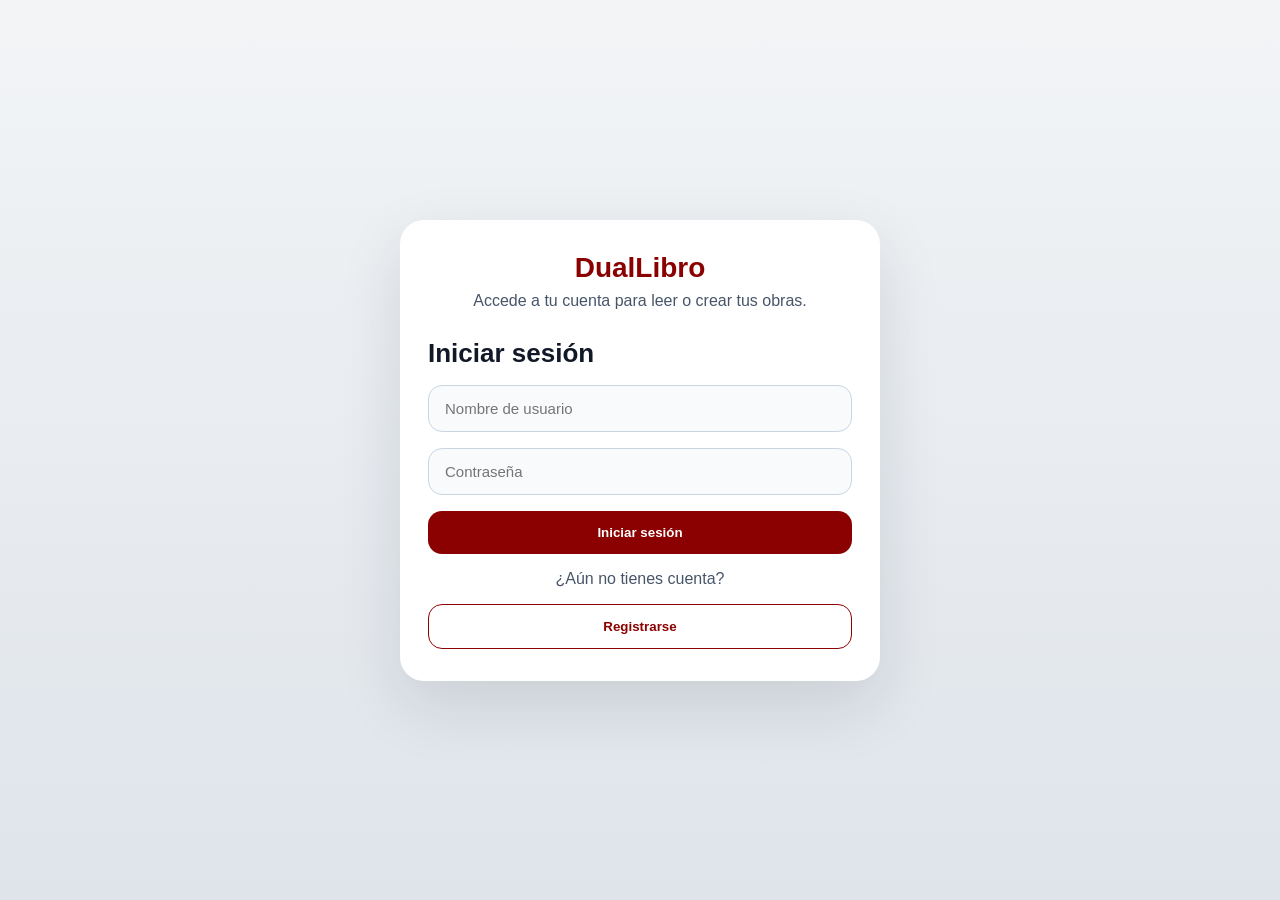
<file: index.html>
<!DOCTYPE html>
<html lang="es">
<head>
    <meta charset="UTF-8">
    <meta name="viewport" content="width=device-width, initial-scale=1.0">
    <title>DualLibro - Redirigiendo...</title>
    <script>
        // Redirigir automáticamente a InicioSesion.html
        window.location.href = 'InicioSesion.html';
    </script>
</head>
<body>
    <p>Redirigiendo a DualLibro...</p>
</body>
</html>
</file>
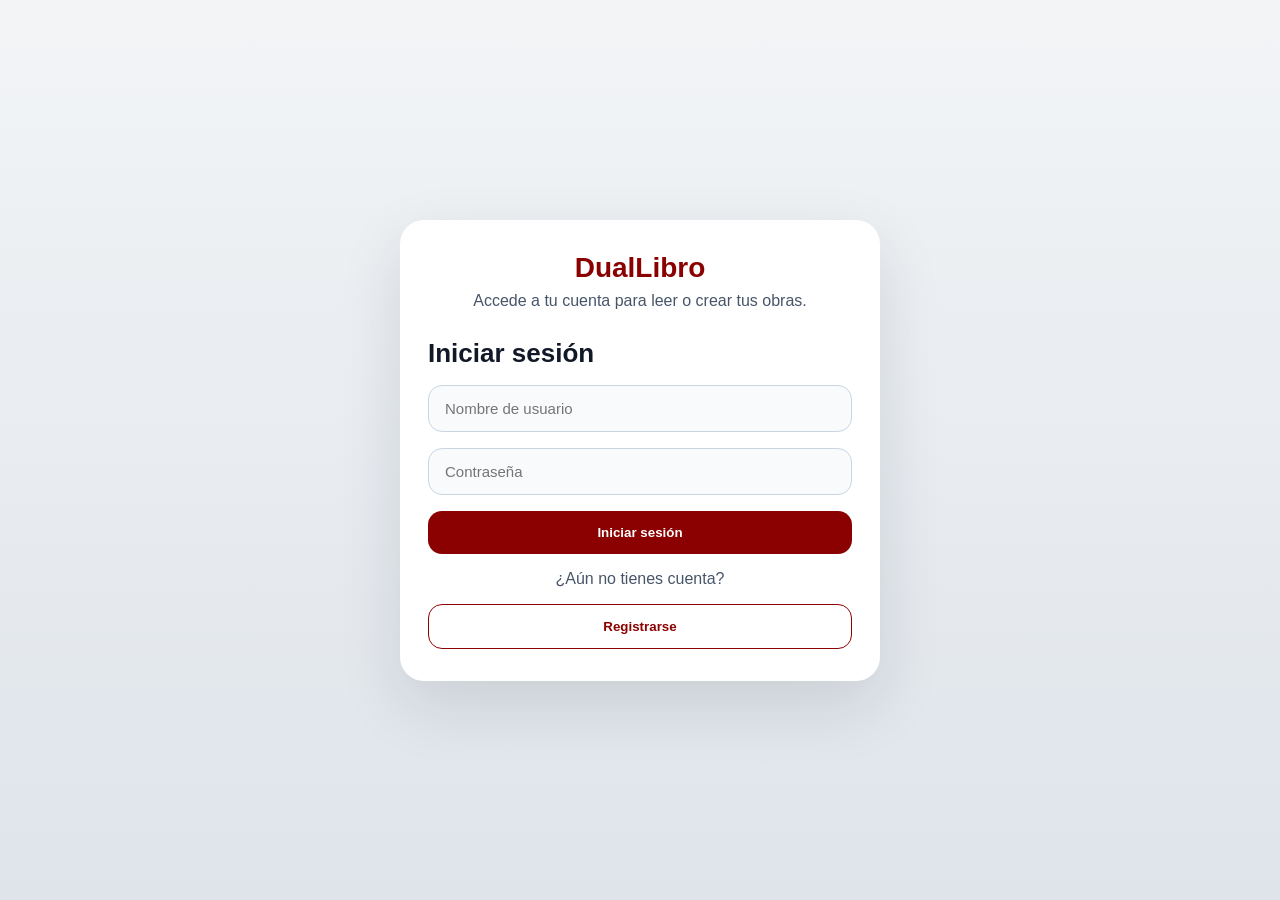
<file: InicioSesion.html>
<!DOCTYPE html>
<html lang="es">
<head>
    <meta charset="UTF-8">
    <meta name="viewport" content="width=device-width, initial-scale=1.0">
    <title>DualLibro - Iniciar Sesión</title>
    <link rel="stylesheet" href="css/estilos.css">
</head>
<body>
    <div class="page-shell">
        <header class="auth-header">
            <a class="brand" href="InicioSesion.html">DualLibro</a>
            <p>Accede a tu cuenta para leer o crear tus obras.</p>
        </header>
        <main class="auth-card auth-form login-form">
            <h1>Iniciar sesión</h1>
            <input type="text" id="username" placeholder="Nombre de usuario" autocomplete="username">
            <input type="password" id="password" placeholder="Contraseña" autocomplete="current-password">
            <button id="loginBtn">Iniciar sesión</button>
            <p class="secondary-text">¿Aún no tienes cuenta?</p>
            <button id="registerBtn" class="secondary-btn">Registrarse</button>
        </main>
    </div>
    <script src="db.js"></script>
    <script src="inicioSesion.js"></script>
</body>
</html>
</file>
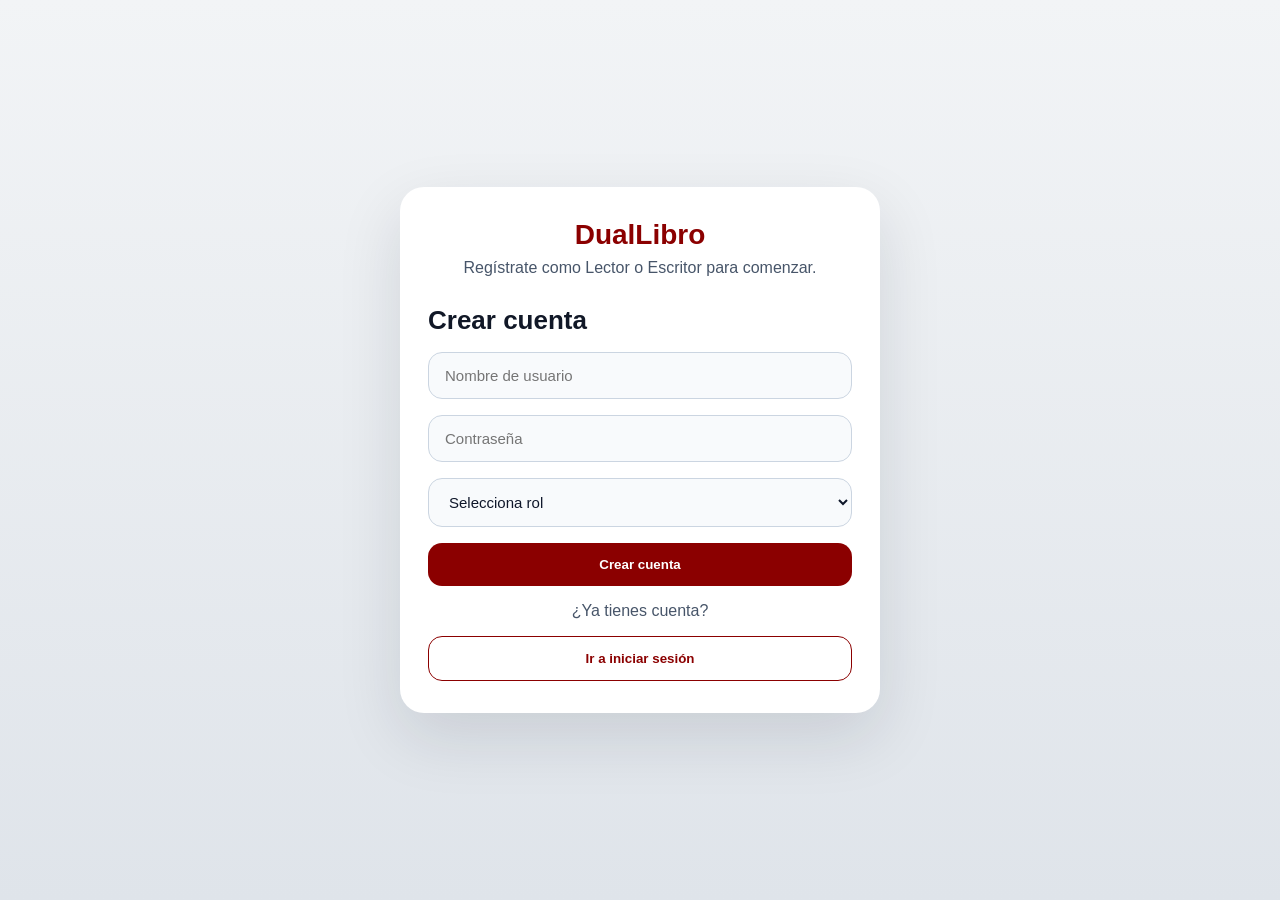
<file: Registro.html>
<!DOCTYPE html>
<html lang="es">
<head>
    <meta charset="UTF-8">
    <meta name="viewport" content="width=device-width, initial-scale=1.0">
    <title>DualLibro - Registro</title>
    <link rel="stylesheet" href="css/estilos.css">
</head>
<body>
    <div class="page-shell">
        <header class="auth-header">
            <a class="brand" href="InicioSesion.html">DualLibro</a>
            <p>Regístrate como Lector o Escritor para comenzar.</p>
        </header>
        <main class="auth-card auth-form register-form">
            <h1>Crear cuenta</h1>
            <input type="text" id="regUsername" placeholder="Nombre de usuario" autocomplete="username">
            <input type="password" id="regPassword" placeholder="Contraseña" autocomplete="new-password">
            <select id="regRole">
                <option value="">Selecciona rol</option>
                <option value="lector">Lector</option>
                <option value="escritor">Escritor</option>
            </select>
            <button id="createAccountBtn">Crear cuenta</button>
            <p class="secondary-text">¿Ya tienes cuenta?</p>
            <button id="loginBtn" class="secondary-btn">Ir a iniciar sesión</button>
        </main>
    </div>
    <script src="registro.js"></script>
    <script>
        document.getElementById('loginBtn').addEventListener('click', function() {
            window.location.href = 'InicioSesion.html';
        });
    </script>
</body>
</html>
</file>
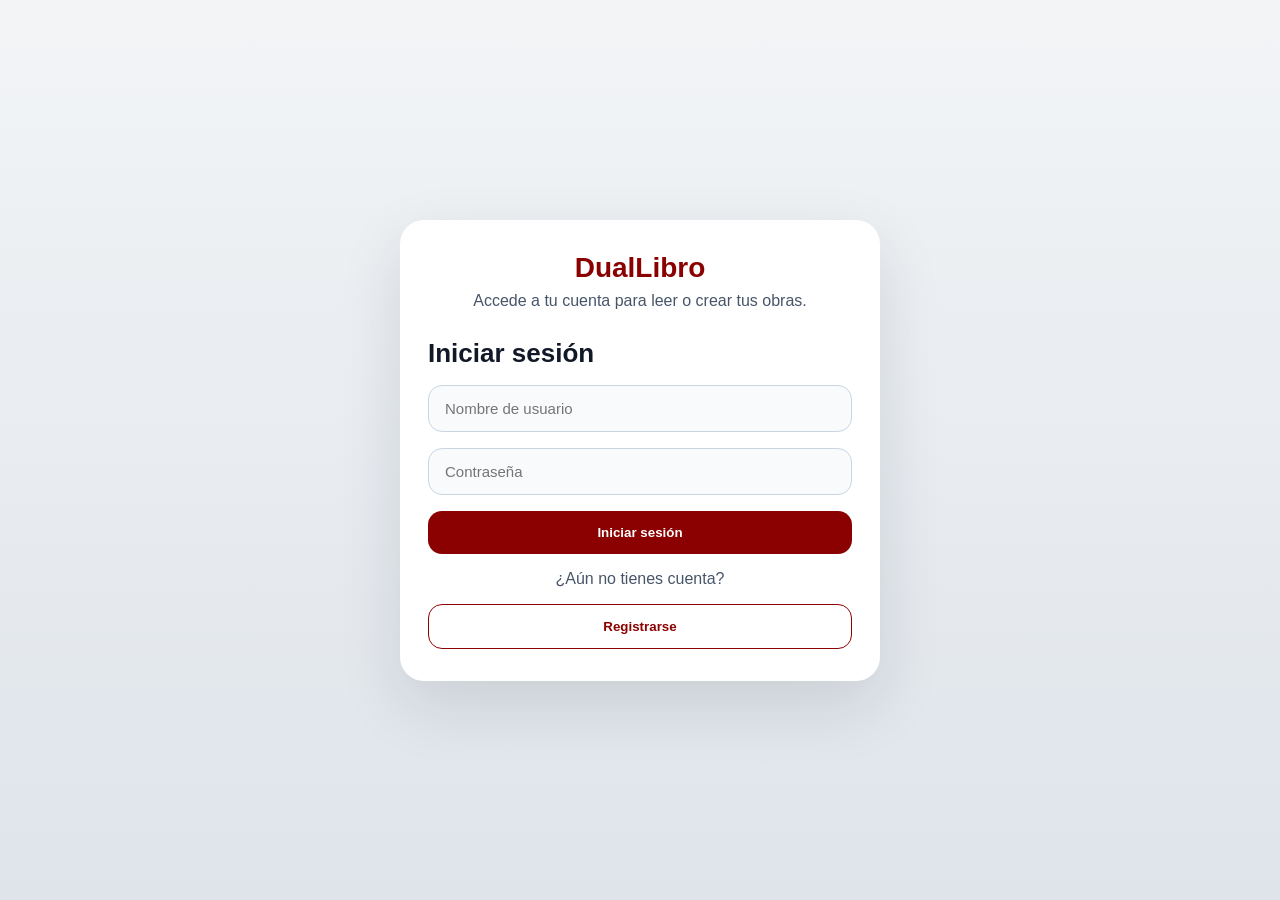
<file: Escritor/Correo.html>
<!DOCTYPE html>
<html lang="es">
<head>
    <meta charset="UTF-8">
    <meta name="viewport" content="width=device-width, initial-scale=1.0">
    <title>DualLibro - Correo Escritor</title>
    <link rel="stylesheet" href="Escritor estilos/escritor.css">
</head>
<body>
    <div class="contenedorPrincipal">
        <header>
            <h1>📬 Mis Correos</h1>
        </header>

        <nav>
            <h2>Notificaciones</h2>
            <p style="font-size: 13px; color: #666; margin-top: 5px;">Tienes <span id="notCount">2</span> notificación(es) nueva(s)</p>
        </nav>

        <main>
            <div class="correos-list" id="correosList">
                <!-- Los correos se cargarán aquí -->
            </div>
        </main>

        <footer class="footer">
            <nav class="footer-nav">
                <li><a href="InicioEscritor.html" class="footer-link">Inicio</a></li>
                <li><a href="Correo.html" class="footer-link">Correo</a></li>
                <li><a href="cuenta.html" class="footer-link">Cuenta</a></li>
            </nav>
        </footer>
    </div>

    <script src="escritor.js"></script>
    <script>
        // ========================================
        // CORREOS Y NOTIFICACIONES - Escritor
        // ========================================

        let notificaciones = [];

        // Función para actualizar contador de notificaciones
        async function actualizarConteoNotificaciones() {
            const noLeidas = await contarNotificacionesNoLeidas();
            document.getElementById('notCount').textContent = noLeidas;
        }

        // Función para mostrar los correos en la lista
        function mostrarCorreos() {
            const lista = document.getElementById('correosList');
            lista.innerHTML = ''; // Limpia la lista

            if (notificaciones.length === 0) {
                lista.innerHTML = '<div style="text-align: center; padding: 40px; color: #999;">No tienes notificaciones</div>';
                return;
            }

            // Recorre cada notificación y crea su elemento en la lista
            notificaciones.forEach(notificacion => {
                const item = document.createElement('div');
                item.className = `correo-item ${notificacion.leida ? 'leido' : 'nuevo'}`;
                item.dataset.id = notificacion.id;
                item.innerHTML = `
                    <div class="correo-header">
                        <h3>${notificacion.titulo}</h3>
                        <span class="fecha">${formatearFecha(notificacion.fecha_creacion)}</span>
                    </div>
                    <p class="mensaje">${notificacion.mensaje}</p>
                    ${!notificacion.leida ? '<span class="badge-nuevo">●</span>' : ''}
                    ${!notificacion.leida ? '<button class="btn-marcar-leida" data-id="' + notificacion.id + '">Marcar como leída</button>' : ''}
                `;
                lista.appendChild(item);
            });
        }

        // Función para cargar notificaciones del usuario
        async function cargarNotificacionesUsuario() {
            const usuario = await verificarAutenticacion();
            if (!usuario) return;

            const data = await cargarNotificaciones();
            notificaciones = data.notificaciones || [];
            mostrarCorreos();
            await actualizarConteoNotificaciones();
        }

        // Event listener para marcar notificaciones como leídas
        document.addEventListener('click', async function(event) {
            const btnMarcarLeida = event.target.closest('.btn-marcar-leida');
            const correoItem = event.target.closest('.correo-item');

            if (btnMarcarLeida) {
                const notificacionId = btnMarcarLeida.dataset.id;
                if (notificacionId) {
                    const resultado = await marcarNotificacionLeida(notificacionId);
                    if (resultado.success) {
                        // Actualizar estado local
                        const notif = notificaciones.find(n => n.id == notificacionId);
                        if (notif) {
                            notif.leida = true;
                        }
                        mostrarCorreos();
                        await actualizarConteoNotificaciones();
                    } else {
                        mostrarMensaje('Error al marcar notificación como leída', 'error');
                    }
                }
            }

            // Marcar como leída al hacer clic en el item (si no está leída)
            if (correoItem && !correoItem.classList.contains('leido')) {
                const notificacionId = correoItem.dataset.id;
                if (notificacionId) {
                    const resultado = await marcarNotificacionLeida(notificacionId);
                    if (resultado.success) {
                        const notif = notificaciones.find(n => n.id == notificacionId);
                        if (notif) {
                            notif.leida = true;
                        }
                        mostrarCorreos();
                        await actualizarConteoNotificaciones();
                    }
                }
            }
        });

        // Inicializar la página
        document.addEventListener('DOMContentLoaded', function() {
            cargarNotificacionesUsuario();
        });
    </script>
</body>
</file>
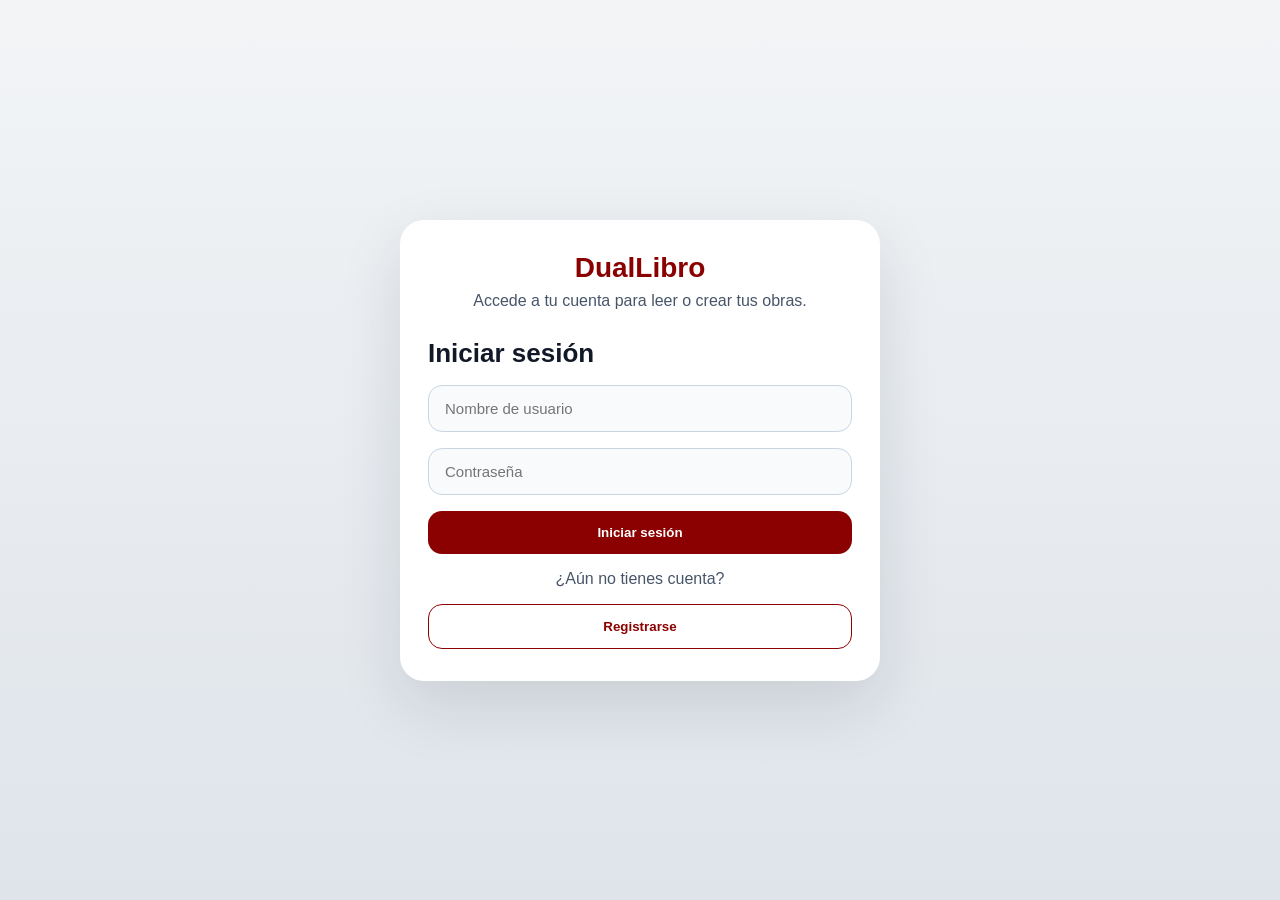
<file: Escritor/Creacion.html>
<!DOCTYPE html>
<html lang="es">
<head>
    <meta charset="UTF-8">
    <meta name="viewport" content="width=device-width, initial-scale=1.0">
    <title>DualLibro - Crear Obra</title>
    <link rel="stylesheet" href="Escritor estilos/creacion.css">
</head>
<body>
    <div class="creator-shell">
        <header class="creator-header">
            <div>
                <a href="InicioEscritor.html" class="back-link">← Regresar a mis obras</a>
                <h1>Crear nueva obra</h1>
                <p>Escribe tu historia con herramientas simples y claras.</p>
            </div>
        </header>

        <section class="editor-panel">
            <div class="tool-bar">
                <button type="button" class="tool-btn" data-command="bold">Negrita</button>
                <button type="button" class="tool-btn" data-command="italic">Itálica</button>
                <button type="button" class="tool-btn" data-command="underline">Subrayado</button>
                <button type="button" class="tool-btn" data-command="insertUnorderedList">Lista</button>
                <button type="button" id="insertImageBtn" class="tool-btn">Insertar imagen</button>
            </div>
            <div id="editor" class="editor" contenteditable="true" spellcheck="true">
                <p>Escribe tu historia aquí...</p>
            </div>
            <input type="file" id="imageUpload" accept="image/*" class="hidden-input">
            <button id="saveDraftBtn" class="save-btn">Guardar</button>
        </section>

        <section class="save-panel hidden" id="savePanel">
            <h2>Guardar obra</h2>
            <form id="saveForm">
                <label for="obraTitulo">Nombre de la obra</label>
                <input type="text" id="obraTitulo" placeholder="Título de la obra" required>

                <label for="obraGenero">Género</label>
                <select id="obraGenero">
                    <option value="">Seleccionar género</option>
                    <option value="Ficción">Ficción</option>
                    <option value="No Ficción">No Ficción</option>
                    <option value="Ciencia Ficción">Ciencia Ficción</option>
                    <option value="Fantasía">Fantasía</option>
                    <option value="Romance">Romance</option>
                    <option value="Misterio">Misterio</option>
                    <option value="Terror">Terror</option>
                    <option value="Aventura">Aventura</option>
                    <option value="Biografía">Biografía</option>
                    <option value="Historia">Historia</option>
                    <option value="Poesía">Poesía</option>
                    <option value="Otro">Otro</option>
                </select>

                <label for="obraDescripcion">Descripción</label>
                <textarea id="obraDescripcion" placeholder="Breve descripción de tu obra..." rows="3"></textarea>

                <label for="obraEstado">Estado</label>
                <select id="obraEstado">
                    <option value="borrador">Borrador</option>
                    <option value="revision">En revisión</option>
                    <option value="publicado">Publicado</option>
                </select>

                <button type="submit" class="save-final-btn">Confirmar guardado</button>
            </form>
            <p class="help-text">La obra puede quedar en borrador hasta que decidas publicarla.</p>
        </section>
    </div>

    <script src="escritor.js"></script>
    <script>
        let obraEditando = null;
        let editor = null;
        let toolButtons = null;
        let saveDraftBtn = null;
        let savePanel = null;
        let saveForm = null;

        // Inicializar elementos del DOM
        document.addEventListener('DOMContentLoaded', function() {
            editor = document.getElementById('editor');
            toolButtons = document.querySelectorAll('.tool-btn');
            saveDraftBtn = document.getElementById('saveDraftBtn');
            savePanel = document.getElementById('savePanel');
            saveForm = document.getElementById('saveForm');

            // Verificar autenticación
            verificarAutenticacion().then(usuario => {
                if (!usuario) return;

                // Verificar si estamos editando una obra
                const urlParams = new URLSearchParams(window.location.search);
                const obraId = urlParams.get('editar');

                if (obraId) {
                    cargarObraParaEditar(obraId);
                }

                inicializarEditor();
            });
        });

        // Función para inicializar el editor
        function inicializarEditor() {
            // Botones del editor para aplicar formato básico al contenido
            toolButtons.forEach(btn => {
                btn.addEventListener('click', () => {
                    const command = btn.dataset.command;
                    document.execCommand(command, false, null);
                    editor.focus();
                });
            });

            // Mostrar panel de guardado cuando el usuario ya agregó contenido
            saveDraftBtn.addEventListener('click', () => {
                if (editor.innerText.trim().length === 0) {
                    mostrarMensaje('Agrega contenido antes de guardar.', 'warning');
                    return;
                }
                savePanel.classList.remove('hidden');
                savePanel.scrollIntoView({ behavior: 'smooth' });
            });

            // Guardar la obra
            saveForm.addEventListener('submit', async event => {
                event.preventDefault();

                const titulo = document.getElementById('obraTitulo').value.trim();
                const genero = document.getElementById('obraGenero').value.trim();
                const descripcion = document.getElementById('obraDescripcion').value.trim();
                const estado = document.getElementById('obraEstado').value;
                const contenido = editor.innerHTML;

                if (!titulo) {
                    mostrarMensaje('Ingresa un nombre para tu obra.', 'error');
                    return;
                }

                try {
                    let resultado;

                    if (obraEditando) {
                        // Actualizar obra existente
                        resultado = await actualizarObra(obraEditando.id, {
                            titulo: titulo,
                            genero: genero,
                            descripcion: descripcion,
                            estado: estado,
                            contenido: contenido
                        });
                    } else {
                        // Crear nueva obra
                        resultado = await crearNuevaObra({
                            titulo: titulo,
                            genero: genero,
                            descripcion: descripcion,
                            contenido: contenido
                        });
                    }

                    if (resultado.success) {
                        const accion = obraEditando ? 'actualizada' : 'creada';
                        mostrarMensaje(`Obra ${accion} exitosamente como "${titulo}".`, 'success');

                        // Redirigir después de un delay
                        setTimeout(() => {
                            window.location.href = 'InicioEscritor.html';
                        }, 2000);
                    } else {
                        mostrarMensaje(resultado.message || 'Error al guardar la obra.', 'error');
                    }

                } catch (error) {
                    console.error('Error:', error);
                    mostrarMensaje('Error de conexión. Intente nuevamente.', 'error');
                }
            });

            // Manejar inserción de imágenes
            inicializarInsercionImagenes();
        }

        // Función para cargar obra para editar
        async function cargarObraParaEditar(obraId) {
            try {
                // Por ahora, como no tenemos API específica para obtener una obra individual,
                // obtenemos todas las obras del usuario y filtramos
                const obras = await cargarObrasUsuario();
                obraEditando = obras.find(obra => obra.id == obraId);

                if (!obraEditando) {
                    mostrarMensaje('Obra no encontrada.', 'error');
                    setTimeout(() => {
                        window.location.href = 'InicioEscritor.html';
                    }, 2000);
                    return;
                }

                // Actualizar título de la página
                document.querySelector('h1').textContent = 'Editar obra';
                document.querySelector('.back-link').textContent = '← Regresar a mis obras';

                // Cargar datos en el formulario
                document.getElementById('obraTitulo').value = obraEditando.titulo || '';
                document.getElementById('obraGenero').value = obraEditando.genero || '';
                document.getElementById('obraDescripcion').value = obraEditando.descripcion || '';
                document.getElementById('obraEstado').value = obraEditando.estado || 'borrador';

                // Cargar contenido en el editor
                if (obraEditando.contenido) {
                    editor.innerHTML = obraEditando.contenido;
                }

            } catch (error) {
                console.error('Error cargando obra:', error);
                mostrarMensaje('Error al cargar la obra.', 'error');
            }
        }

        // Función para inicializar inserción de imágenes
        function inicializarInsercionImagenes() {
            const insertImageBtn = document.getElementById('insertImageBtn');
            const imageUpload = document.getElementById('imageUpload');

            insertImageBtn.addEventListener('click', () => {
                const imageUrl = prompt('Ingresa la URL de la imagen o usa el selector para cargar desde tu dispositivo:');
                if (imageUrl) {
                    document.execCommand('insertImage', false, imageUrl);
                    editor.focus();
                    return;
                }
                imageUpload.click();
            });

            imageUpload.addEventListener('change', event => {
                const file = event.target.files[0];
                if (!file) return;
                const reader = new FileReader();
                reader.onload = function(e) {
                    document.execCommand('insertImage', false, e.target.result);
                    editor.focus();
                };
                reader.readAsDataURL(file);
                imageUpload.value = '';
            });
        }
    </script>
</body>
</html>
</file>
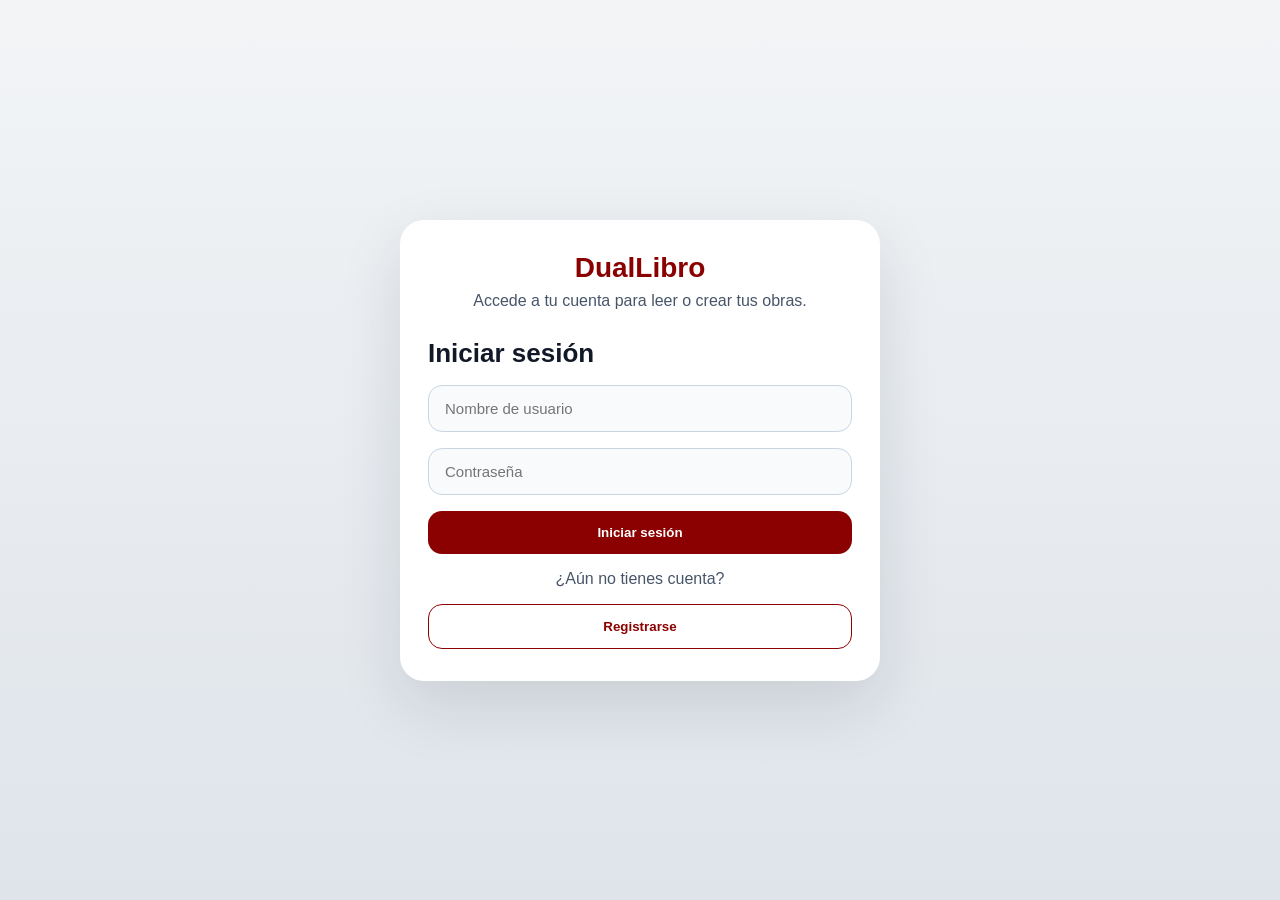
<file: Escritor/cuenta.html>
<!DOCTYPE html>
<html lang="es">
<head>
    <meta charset="UTF-8">
    <meta name="viewport" content="width=device-width, initial-scale=1.0">
    <title>DualLibro - Cuenta Escritor</title>
    <link rel="stylesheet" href="Escritor estilos/estiloCuenta.css">
</head>
<body>
    <div class="contenedorPrincipal">
        <header>
            <h1>Mi Cuenta</h1>
        </header>

        <nav>
            <div class="perfil-container">
                <div class="foto-perfil">👤</div>
                <div class="info-usuario">
                    <h2 id="nombreUsuario">*Nombre del usuario*</h2>
                    <p><strong>Rol:</strong> <span id="rolUsuario">Escritor</span></p>
                </div>
            </div>
        </nav>

        <main>
            <h1>Cambiar Rol</h1>

            <div class="toggle-container">
                <div class="toggle-switch active" id="rolToggle">
                    <div class="toggle-slider">Escritor</div>
                    <div class="toggle-label">Lector / Escritor</div>
                </div>
            </div>

            <div class="biblioteca-section">
                <h2>📚 Biblioteca Personal</h2>
                <div class="libros-grid" id="librosGrid">
                    <!-- Los libros se cargarán aquí dinámicamente -->
                </div>
            </div>
        </main>

        <footer>
            <nav>
                <li><a href="InicioEscritor.html">Inicio</a></li>
                <li><a href="Correo.html">Correo</a></li>
                <li><a href="cuenta.html">Cuenta</a></li>
            </nav>
        </footer>
    </div>

    <script src="escritor.js"></script>
    <script>
        // ========================================
        // PERFIL DE USUARIO - ESCRITOR
        // ========================================

        let usuarioActual = null;

        // ========================================
        // FUNCIÓN: Cargar datos del usuario
        // ========================================
        async function cargarUsuario() {
            const usuario = await verificarAutenticacion();
            if (!usuario) return;

            usuarioActual = usuario;

            // Mostrar información del usuario
            document.getElementById('nombreUsuario').textContent = usuario.nombre;
            document.getElementById('rolUsuario').textContent = usuario.rol.charAt(0).toUpperCase() + usuario.rol.slice(1);

            // Configurar toggle según rol actual
            const toggle = document.getElementById('rolToggle');
            const slider = toggle.querySelector('.toggle-slider');

            if (usuario.rol === 'escritor') {
                toggle.classList.add('active');
                slider.textContent = 'Escritor';
            } else {
                toggle.classList.remove('active');
                slider.textContent = 'Lector';
            }

            // Cargar biblioteca personal (para escritores muestra sus obras publicadas)
            await cargarBiblioteca();
        }

        // ========================================
        // FUNCIÓN: Cargar biblioteca personal
        // ========================================
        async function cargarBiblioteca() {
            const librosGrid = document.getElementById('librosGrid');
            librosGrid.innerHTML = '<div style="grid-column: 1/-1; text-align: center; padding: 20px;">Cargando obras...</div>';

            // Para escritores, mostrar sus obras publicadas
            const obras = await cargarObrasUsuario();
            const obrasPublicadas = obras.filter(obra => obra.estado === 'publicado');

            librosGrid.innerHTML = ''; // Limpia la galería

            if (obrasPublicadas.length === 0) {
                librosGrid.innerHTML = '<div class="biblioteca-vacia">No tienes obras publicadas aún</div>';
                return;
            }

            // Recorrer cada obra y crear su tarjeta
            obrasPublicadas.forEach(obra => {
                const libroCard = document.createElement('div');
                libroCard.className = 'libro-card';
                libroCard.innerHTML = `
                    <div class="libro-icono">✍️</div>
                    <h3>${obra.titulo}</h3>
                    <p class="autor">Por: ${obra.autor || usuarioActual.nombre}</p>
                    <p class="genero">${obra.genero || 'Sin género'}</p>
                    <p class="fecha">Publicado: ${formatearFecha(obra.fecha_publicacion)}</p>
                    <button class="btn-leer" data-id="${obra.id}">Ver detalles</button>
                `;
                librosGrid.appendChild(libroCard);
            });
        }

        // ========================================
        // EVENT LISTENER: Cambio de rol (Toggle)
        // ========================================
        document.getElementById('rolToggle').addEventListener('click', async function() {
            if (!usuarioActual) return;

            const toggle = this;
            const slider = toggle.querySelector('.toggle-slider');
            const nuevoRol = toggle.classList.contains('active') ? 'lector' : 'escritor';

            // Mostrar confirmación
            const confirmar = confirm(`¿Estás seguro de que quieres cambiar tu rol a ${nuevoRol.charAt(0).toUpperCase() + nuevoRol.slice(1)}?`);

            if (!confirmar) return;

            // Deshabilitar toggle durante la operación
            toggle.style.pointerEvents = 'none';

            const resultado = await cambiarRolUsuario(nuevoRol);

            if (resultado.success) {
                mostrarMensaje(`Rol cambiado exitosamente a ${nuevoRol.charAt(0).toUpperCase() + nuevoRol.slice(1)}`, 'success');

                // Actualizar estado local
                usuarioActual.rol = nuevoRol;
                localStorage.setItem('userData', JSON.stringify(usuarioActual));

                // Redirigir después de un delay
                setTimeout(() => {
                    if (nuevoRol === 'lector') {
                        window.location.href = '../Lector/cuenta.html';
                    } else {
                        window.location.reload();
                    }
                }, 1500);
            } else {
                mostrarMensaje(resultado.message || 'Error al cambiar rol', 'error');
                // Revertir toggle
                toggle.classList.toggle('active');
            }

            // Rehabilitar toggle
            toggle.style.pointerEvents = 'auto';
        });

        // ========================================
        // EVENT LISTENER: Acciones de libros
        // ========================================
        document.addEventListener('click', async function(event) {
            const btnLeer = event.target.closest('.btn-leer');

            if (btnLeer) {
                const libroId = btnLeer.dataset.id;
                if (libroId) {
                    // Mostrar detalles de la obra
                    mostrarMensaje('Funcionalidad de detalles próximamente', 'info');
                }
            }
        });

        // ========================================
        // INICIALIZACIÓN
        // ========================================
        document.addEventListener('DOMContentLoaded', cargarUsuario);
    </script>
</body>
</html>
</file>
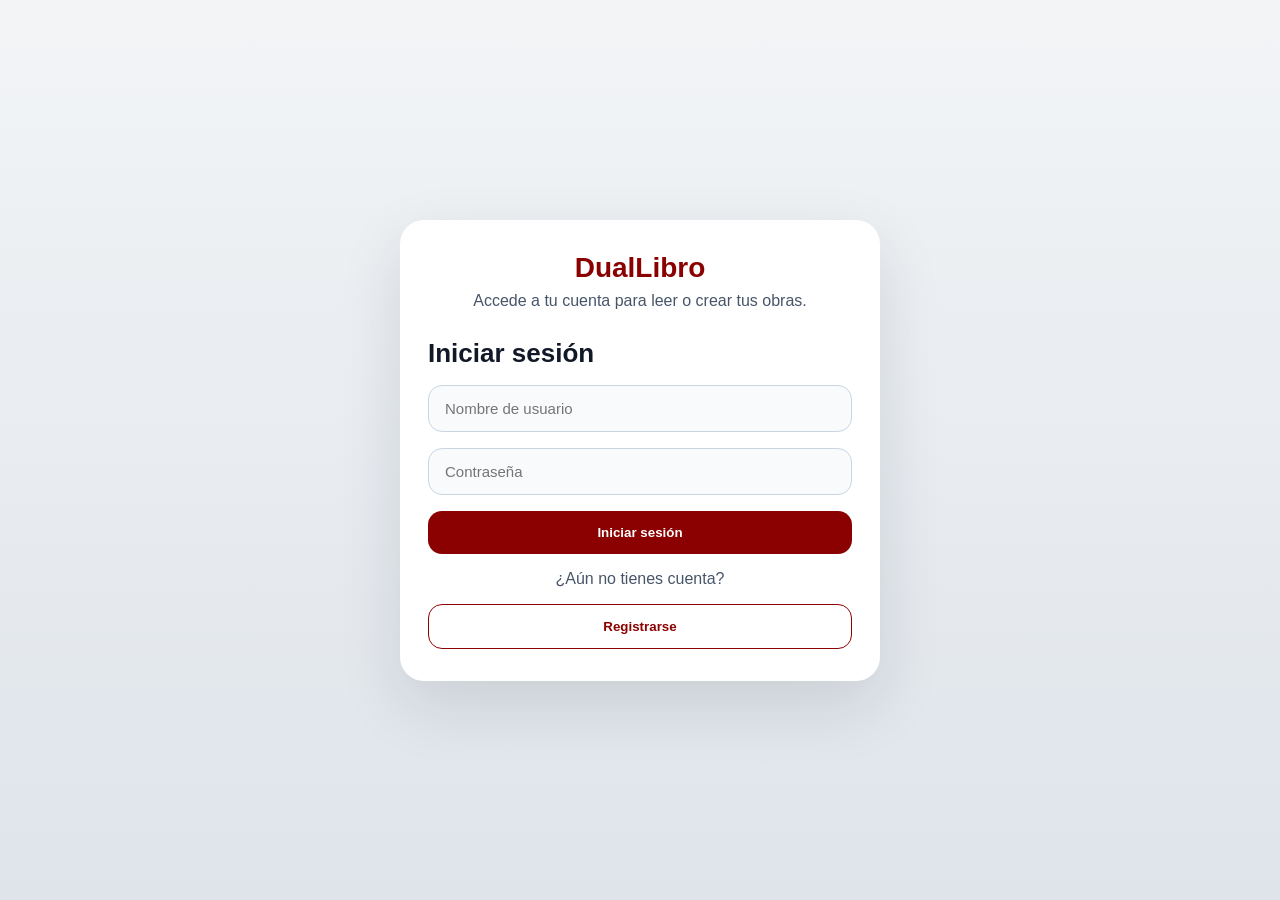
<file: Escritor/InicioEscritor.html>
<!DOCTYPE html>
<html lang="es">
<head>
    <meta charset="UTF-8">
    <meta name="viewport" content="width=device-width, initial-scale=1.0">
    <title>DualLibro - Mis Obras</title>
    <link rel="stylesheet" href="Escritor estilos/escritor.css">
</head>
<body>
    <div class="contenedorPrincipal">
        <header>
            <h1>✍️ Mis Obras</h1>
        </header>

        <nav>
            <h2>Mis Creaciones</h2>
            <button class="btn-crear" id="btnCrear">+ Crear nueva obra</button>
        </nav>

        <main>
            <div class="obras-grid" id="obrasGrid">
                <!-- Las obras se cargarán dinámicamente -->
            </div>
        </main>

        <footer class="footer">
            <nav class="footer-nav">
                <li><a href="InicioEscritor.html" class="footer-link">Inicio</a></li>
                <li><a href="Correo.html" class="footer-link">Correo</a></li>
                <li><a href="cuenta.html" class="footer-link">Cuenta</a></li>
            </nav>
        </footer>
    </div>

    <script src="escritor.js"></script>
    <script>
        // ========================================
        // MIS OBRAS - InicioEscritor.html
        // ========================================

        let misObras = [];

        // Función para mostrar las obras en la galería
        function mostrarObras() {
            const grid = document.getElementById('obrasGrid');
            grid.innerHTML = ''; // Limpia la galería

            if (misObras.length === 0) {
                grid.innerHTML = '<div style="grid-column: 1/-1; text-align: center; padding: 40px; color: #999;">No tienes obras aún. ¡Crea una nueva!</div>';
                return;
            }

            // Recorre cada obra y crea su tarjeta
            misObras.forEach(obra => {
                const card = document.createElement('div');
                card.className = 'obra-card'; // Estilo desde CSS

                // Asigna un color según el estado de la obra
                const colorEstatus = obra.estado === 'publicado' ? '#4CAF50' :
                                     obra.estado === 'revision' ? '#FF9800' : '#999';

                card.innerHTML = `
                    <h3>${obra.titulo}</h3>
                    <div class="obra-info">
                        <p><strong>Capítulos:</strong> ${obra.capitulos || 0}</p>
                        <p><strong>Estado:</strong> <span style="color: ${colorEstatus};">●</span> ${obra.estado.charAt(0).toUpperCase() + obra.estado.slice(1)}</p>
                        <p style="font-size: 12px; color: #999;">${formatearFecha(obra.fecha_publicacion)}</p>
                    </div>
                    <div class="obra-acciones">
                        <button class="btn-small btn-editar" data-id="${obra.id}">Editar</button>
                        <button class="btn-small btn-ver" data-id="${obra.id}">Ver</button>
                        <button class="btn-small btn-eliminar" data-id="${obra.id}" style="background: #f44336;">Eliminar</button>
                    </div>
                `;
                grid.appendChild(card);
            });
        }

        // Función para cargar obras del usuario
        async function cargarObrasUsuario() {
            const usuario = await verificarAutenticacion();
            if (!usuario) return;

            // Mostrar nombre de usuario
            const headerTitle = document.querySelector('header h1');
            if (headerTitle) {
                headerTitle.textContent = `✍️ Mis Obras - ${usuario.nombre}`;
            }

            misObras = await cargarObrasUsuario();
            mostrarObras();
        }

        // Event listener para el botón "Crear nueva obra"
        document.getElementById('btnCrear').addEventListener('click', function() {
            window.location.href = 'Creacion.html';
        });

        // Event listeners para acciones de obras
        document.addEventListener('click', async function(event) {
            const btnEditar = event.target.closest('.btn-editar');
            const btnVer = event.target.closest('.btn-ver');
            const btnEliminar = event.target.closest('.btn-eliminar');

            if (btnEditar) {
                const obraId = btnEditar.dataset.id;
                if (obraId) {
                    // Por ahora redirigir a página de creación con parámetro de edición
                    window.location.href = `Creacion.html?editar=${obraId}`;
                }
            }

            if (btnVer) {
                const obraId = btnVer.dataset.id;
                if (obraId) {
                    // Por ahora mostrar detalles (podría redirigir a página de vista)
                    mostrarMensaje('Funcionalidad de vista próximamente', 'info');
                }
            }

            if (btnEliminar) {
                const obraId = btnEliminar.dataset.id;
                if (obraId) {
                    const confirmar = confirm('¿Estás seguro de que quieres eliminar esta obra? Esta acción no se puede deshacer.');
                    if (!confirmar) return;

                    const resultado = await eliminarObra(obraId);
                    if (resultado.success) {
                        mostrarMensaje('Obra eliminada exitosamente', 'success');
                        await cargarObrasUsuario(); // Recargar lista
                    } else {
                        mostrarMensaje(resultado.message || 'Error al eliminar obra', 'error');
                    }
                }
            }
        });

        // Inicializar la página
        document.addEventListener('DOMContentLoaded', cargarObrasUsuario);
    </script>
</body>
</file>
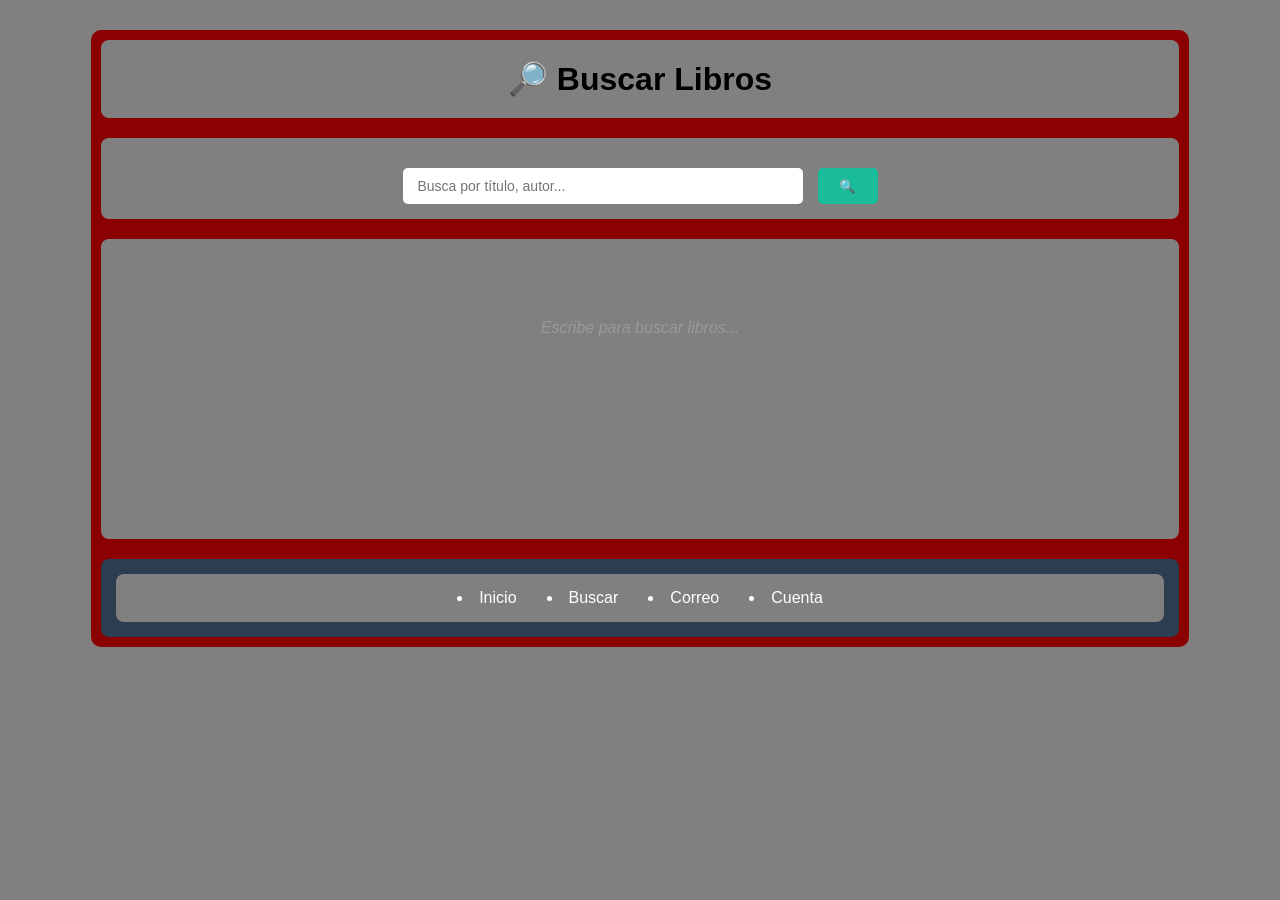
<file: Lector/BuscarLector.html>
<!DOCTYPE html>
<html lang="es">
<head>
    <meta charset="UTF-8">
    <meta name="viewport" content="width=device-width, initial-scale=1.0">
    <title>DualLibro - Buscar</title>
    <link rel="stylesheet" href="cssLector/estilosLector.css">
</head>
<body>
    <div class="contenedorPrincipal">
        <header>
            <h1>🔎 Buscar Libros</h1>
        </header>

        <nav>
            <div class="search-container">
                <input type="text" id="searchInput" placeholder="Busca por título, autor...">
                <button>🔍</button>
            </div>
        </nav>

        <main>
            <div id="resultados">
                <p style="text-align: center; color: #999; padding: 40px; font-style: italic;">Escribe para buscar libros...</p>
            </div>
        </main>

        <footer class="footer">
            <nav class="footer-nav">
                <li><a href="InicioLector.html" class="footer-link">Inicio</a></li>
                <li><a href="BuscarLector.html" class="footer-link">Buscar</a></li>
                <li><a href="Correo.html" class="footer-link">Correo</a></li>
                <li><a href="cuenta.html" class="footer-link">Cuenta</a></li>
            </nav>
        </footer>
    </div>

    <script>
        const libreria = [
            { titulo: "Don Quijote", autor: "Cervantes", genero: "Clásico" },
            { titulo: "1984", autor: "Orwell", genero: "Ficción" },
            { titulo: "Cien Años de Soledad", autor: "García Márquez", genero: "Realismo Mágico" },
            { titulo: "El Principito", autor: "Saint-Exupéry", genero: "Infantil" },
            { titulo: "Ficciones", autor: "Borges", genero: "Cuentos" },
            { titulo: "La Metamorfosis", autor: "Kafka", genero: "Ficción" },
            { titulo: "Orgullo y Prejuicio", autor: "Austen", genero: "Romance" },
            { titulo: "El Hobbit", autor: "Tolkien", genero: "Fantasía" },
            { titulo: "El Gran Gatsby", autor: "Fitzgerald", genero: "Romance" },
            { titulo: "Mujercitas", autor: "Alcott", genero: "Clásico" }
        ];

        function mostrarResultados(libros) {
            const resultados = document.getElementById('resultados');
            resultados.innerHTML = '';

            if (libros.length === 0) {
                resultados.innerHTML = '<p style="text-align: center; color: #999; padding: 40px;">No se encontraron resultados</p>';
                return;
            }

            const grid = document.createElement('div');
            grid.className = 'libros-grid';
            
            libros.forEach(libro => {
                const card = document.createElement('div');
                card.className = 'libro-card';
                card.innerHTML = `
                    <div class="libro-icono">📖</div>
                    <h3>${libro.titulo}</h3>
                    <p class="autor">${libro.autor}</p>
                    <p class="genero">${libro.genero}</p>
                    <button class="btn-leer">Leer</button>
                `;
                grid.appendChild(card);
            });
            
            resultados.appendChild(grid);
        }

        document.getElementById('searchInput').addEventListener('keyup', function(e) {
            const texto = e.target.value.toLowerCase();
            
            if (texto === '') {
                document.getElementById('resultados').innerHTML = '<p style="text-align: center; color: #999; padding: 40px; font-style: italic;">Escribe para buscar libros...</p>';
                return;
            }

            const filtrados = libreria.filter(libro =>
                libro.titulo.toLowerCase().includes(texto) ||
                libro.autor.toLowerCase().includes(texto) ||
                libro.genero.toLowerCase().includes(texto)
            );
            
            mostrarResultados(filtrados);
        });
    </script>
    </div>
</body>
</file>
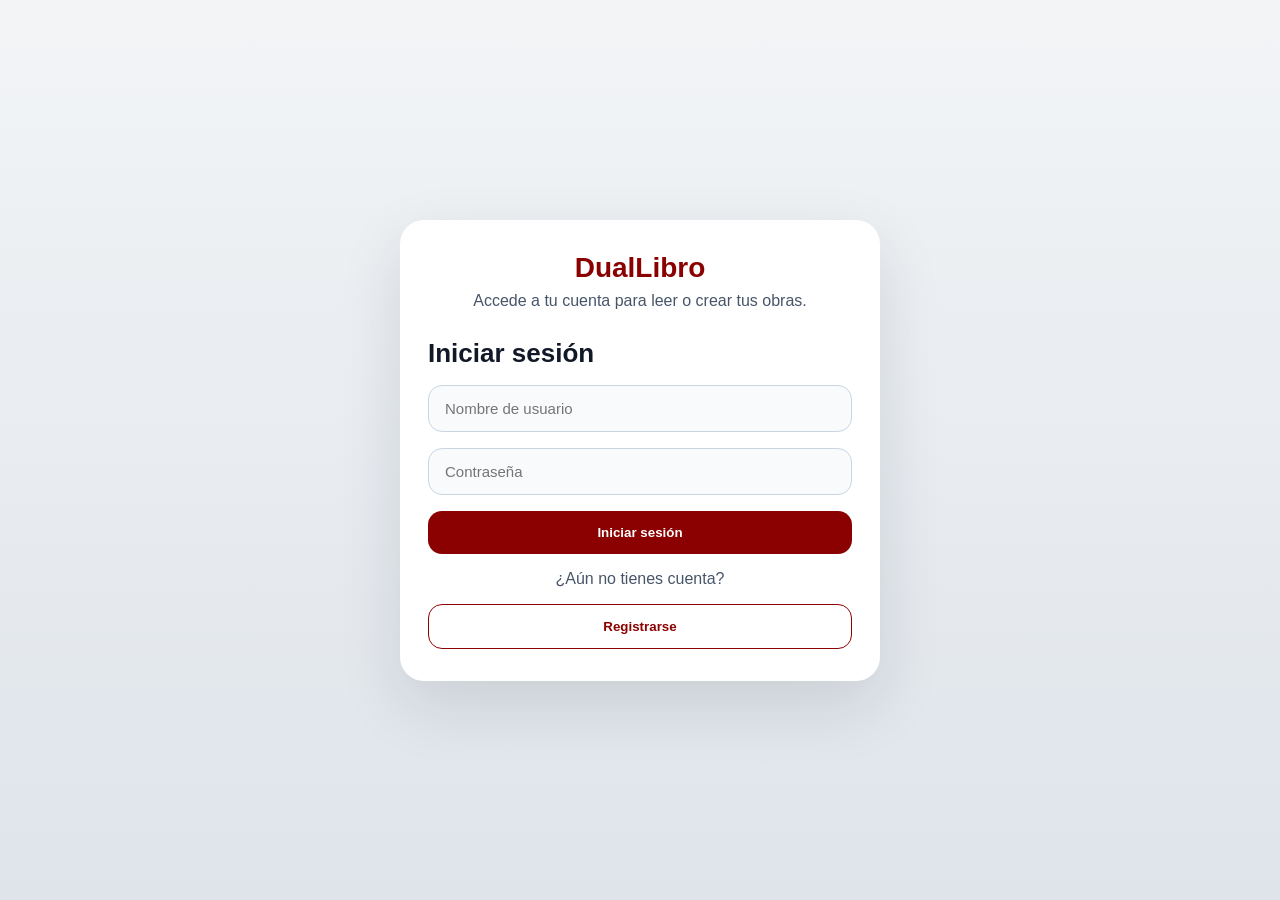
<file: Lector/Correo.html>
<!DOCTYPE html>
<html lang="es">
<head>
    <meta charset="UTF-8">
    <meta name="viewport" content="width=device-width, initial-scale=1.0">
    <title>DualLibro - Correo Lector</title>
    <link rel="stylesheet" href="cssLector/estilosLector.css">
</head>
<body>
    <div class="contenedorPrincipal">
        <header>
            <h1>📬 Mis Correos</h1>
        </header>

        <nav>
            <h2>Notificaciones</h2>
            <p style="font-size: 13px; color: #666; margin-top: 5px;">Tienes <span id="notCount">3</span> notificación(es) nueva(s)</p>
        </nav>

        <main>
            <div class="correos-list" id="correosList">
                <!-- Los correos se cargarán aquí -->
            </div>
        </main>

        <footer class="footer">
            <nav class="footer-nav">
                <li><a href="InicioLector.html" class="footer-link">Inicio</a></li>
                <li><a href="BuscarLector.html" class="footer-link">Buscar</a></li>
                <li><a href="Correo.html" class="footer-link">Correo</a></li>
                <li><a href="cuenta.html" class="footer-link">Cuenta</a></li>
            </nav>
        </footer>
    </div>

    <script src="lector.js"></script>
    <script>
        // ========================================
        // CORREOS Y NOTIFICACIONES - Lector
        // ========================================

        let notificaciones = [];

        // Función para actualizar contador de notificaciones
        async function actualizarConteoNotificaciones() {
            const noLeidas = await contarNotificacionesNoLeidas();
            document.getElementById('notCount').textContent = noLeidas;
        }

        // Función para mostrar los correos en la lista
        function mostrarCorreos() {
            const lista = document.getElementById('correosList');
            lista.innerHTML = ''; // Limpia la lista

            if (notificaciones.length === 0) {
                lista.innerHTML = '<div style="text-align: center; padding: 40px; color: #999;">No tienes notificaciones</div>';
                return;
            }

            // Recorre cada notificación y crea su elemento en la lista
            notificaciones.forEach(notificacion => {
                const item = document.createElement('div');
                item.className = `correo-item ${notificacion.leida ? 'leido' : 'nuevo'}`;
                item.dataset.id = notificacion.id;
                item.innerHTML = `
                    <div class="correo-header">
                        <h3>${notificacion.titulo}</h3>
                        <span class="fecha">${formatearFecha(notificacion.fecha_creacion)}</span>
                    </div>
                    <p class="mensaje">${notificacion.mensaje}</p>
                    ${!notificacion.leida ? '<span class="badge-nuevo">●</span>' : ''}
                    ${!notificacion.leida ? '<button class="btn-marcar-leida" data-id="' + notificacion.id + '">Marcar como leída</button>' : ''}
                `;
                lista.appendChild(item);
            });
        }

        // Función para cargar notificaciones
        async function cargarNotificacionesUsuario() {
            const usuario = await verificarAutenticacion();
            if (!usuario) return;

            const data = await cargarNotificaciones();
            notificaciones = data.notificaciones || [];
            mostrarCorreos();
            await actualizarConteoNotificaciones();
        }

        // Event listener para marcar notificaciones como leídas
        document.addEventListener('click', async function(event) {
            const btnMarcarLeida = event.target.closest('.btn-marcar-leida');
            const correoItem = event.target.closest('.correo-item');

            if (btnMarcarLeida) {
                const notificacionId = btnMarcarLeida.dataset.id;
                if (notificacionId) {
                    const resultado = await marcarNotificacionLeida(notificacionId);
                    if (resultado.success) {
                        // Actualizar estado local
                        const notif = notificaciones.find(n => n.id == notificacionId);
                        if (notif) {
                            notif.leida = true;
                        }
                        mostrarCorreos();
                        await actualizarConteoNotificaciones();
                    } else {
                        mostrarMensaje('Error al marcar notificación como leída', 'error');
                    }
                }
            }

            // Marcar como leída al hacer clic en el item (si no está leída)
            if (correoItem && !correoItem.classList.contains('leido')) {
                const notificacionId = correoItem.dataset.id;
                if (notificacionId) {
                    const resultado = await marcarNotificacionLeida(notificacionId);
                    if (resultado.success) {
                        const notif = notificaciones.find(n => n.id == notificacionId);
                        if (notif) {
                            notif.leida = true;
                        }
                        mostrarCorreos();
                        await actualizarConteoNotificaciones();
                    }
                }
            }
        });

        // Inicializar la página
        document.addEventListener('DOMContentLoaded', function() {
            cargarNotificacionesUsuario();
        });
    </script>
</body>
</file>
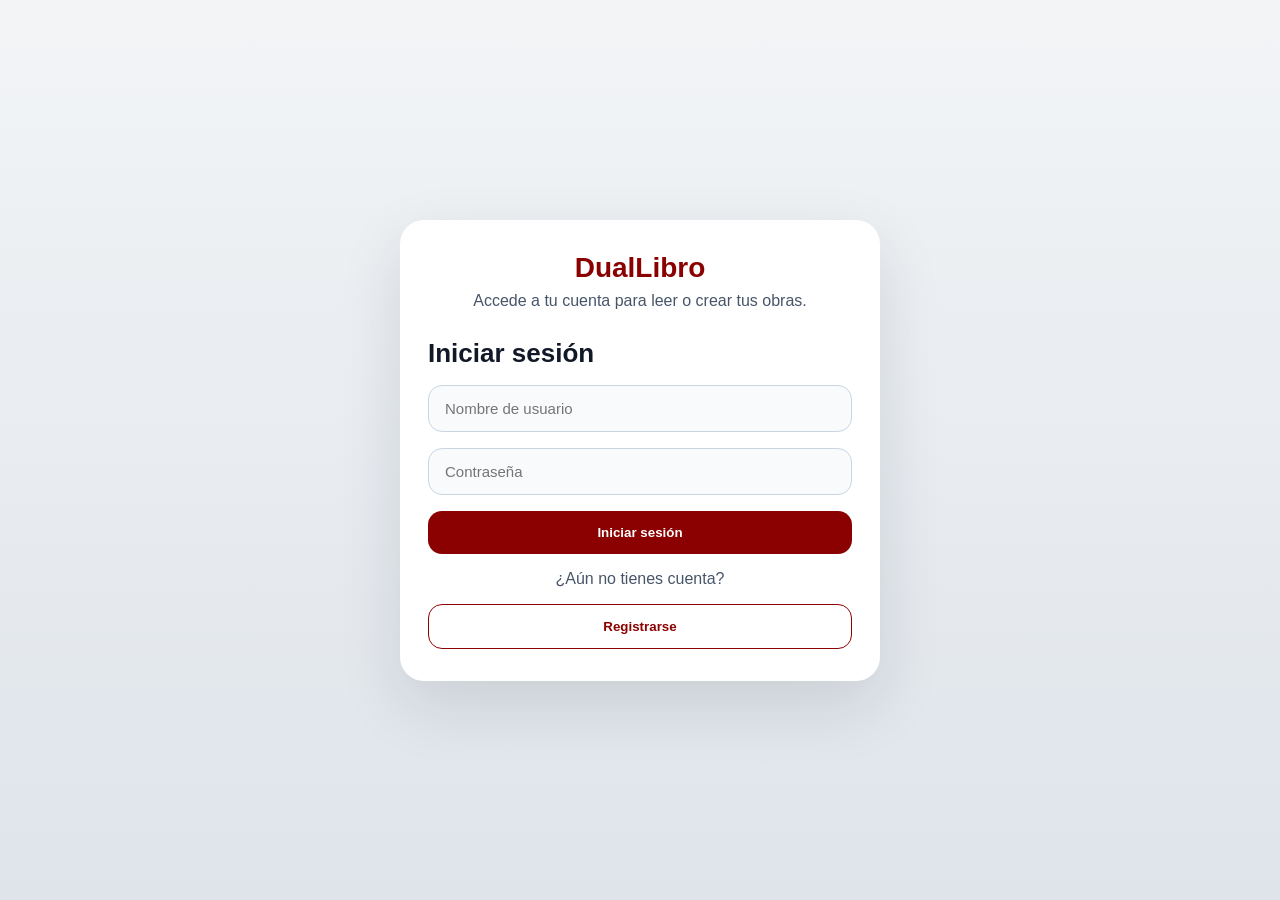
<file: Lector/cuenta.html>
<!DOCTYPE html>
<html lang="en">
<head>
    <meta charset="UTF-8">
    <meta name="viewport" content="width=device-width, initial-scale=1.0">
    <title>DualLibro-Cuenta-de-Lector</title>
    <link rel="stylesheet" href="cssLector/estilosCuenta.css">
</head>
<body>
    <div class="contenedorPrincipal">
        <header>
            <h1>Mi Cuenta</h1>
        </header>

        <nav>
            <div class="perfil-container">
                <div class="foto-perfil">👤</div>
                <div class="info-usuario">
                    <h2 id="nombreUsuario">*Nombre del usuario*</h2>
                    <p><strong>Rol:</strong> <span id="rolUsuario">Lector</span></p>
                </div>
            </div>
        </nav>

        <main>
            <h1>Cambiar Rol</h1>

            <div class="toggle-container">
                <div class="toggle-switch" id="rolToggle">
                    <div class="toggle-slider">Lector</div>
                    <div class="toggle-label">Lector / Escritor</div>
                </div>
            </div>

            <div class="biblioteca-section">
                <h2>📚 Biblioteca Personal</h2>
                <div class="libros-grid" id="librosGrid">
                    <!-- Los libros se cargarán aquí dinámicamente -->
                </div>
            </div>
        </main>

        <footer>
            <nav>
                <li><a href="InicioLector.html">Inicio</a></li>
                <li><a href="BuscarLector.html">Buscar</a></li>
                <li><a href="Correo.html">Correo</a></li>
                <li><a href="cuenta.html">Cuenta</a></li>
            </nav>
        </footer>
    </div>

    <script src="lector.js"></script>
    <script>
        // ========================================
        // PERFIL DE USUARIO - LECTOR
        // ========================================

        let usuarioActual = null;

        // ========================================
        // FUNCIÓN: Cargar datos del usuario
        // ========================================
        async function cargarUsuario() {
            const usuario = await verificarAutenticacion();
            if (!usuario) return;

            usuarioActual = usuario;

            // Mostrar información del usuario
            document.getElementById('nombreUsuario').textContent = usuario.nombre;
            document.getElementById('rolUsuario').textContent = usuario.rol.charAt(0).toUpperCase() + usuario.rol.slice(1);

            // Configurar toggle según rol actual
            const toggle = document.getElementById('rolToggle');
            const slider = toggle.querySelector('.toggle-slider');

            if (usuario.rol === 'escritor') {
                toggle.classList.add('active');
                slider.textContent = 'Escritor';
            } else {
                toggle.classList.remove('active');
                slider.textContent = 'Lector';
            }

            // Cargar biblioteca personal
            await cargarBiblioteca();
        }

        // ========================================
        // FUNCIÓN: Cargar biblioteca personal
        // ========================================
        async function cargarBiblioteca() {
            const librosGrid = document.getElementById('librosGrid');
            librosGrid.innerHTML = '<div style="grid-column: 1/-1; text-align: center; padding: 20px;">Cargando biblioteca...</div>';

            const libros = await cargarBibliotecaPersonal();

            librosGrid.innerHTML = ''; // Limpia la galería

            if (libros.length === 0) {
                librosGrid.innerHTML = '<div class="biblioteca-vacia">No tienes libros guardados aún</div>';
                return;
            }

            // Recorrer cada libro y crear su tarjeta
            libros.forEach(libro => {
                const libroCard = document.createElement('div');
                libroCard.className = 'libro-card';
                libroCard.innerHTML = `
                    <div class="libro-icono">📖</div>
                    <h3>${libro.titulo}</h3>
                    <p class="autor">${libro.autor}</p>
                    <p class="genero">${libro.genero}</p>
                    <p class="fecha">Guardado: ${formatearFecha(libro.fecha_guardado)}</p>
                    <button class="btn-leer" data-id="${libro.id}">Leer</button>
                    <button class="btn-quitar" data-id="${libro.id}">Quitar</button>
                `;
                librosGrid.appendChild(libroCard);
            });
        }

        // ========================================
        // EVENT LISTENER: Cambio de rol (Toggle)
        // ========================================
        document.getElementById('rolToggle').addEventListener('click', async function() {
            if (!usuarioActual) return;

            const toggle = this;
            const slider = toggle.querySelector('.toggle-slider');
            const nuevoRol = toggle.classList.contains('active') ? 'lector' : 'escritor';

            // Mostrar confirmación
            const confirmar = confirm(`¿Estás seguro de que quieres cambiar tu rol a ${nuevoRol.charAt(0).toUpperCase() + nuevoRol.slice(1)}?`);

            if (!confirmar) return;

            // Deshabilitar toggle durante la operación
            toggle.style.pointerEvents = 'none';

            const resultado = await cambiarRolUsuario(nuevoRol);

            if (resultado.success) {
                mostrarMensaje(`Rol cambiado exitosamente a ${nuevoRol.charAt(0).toUpperCase() + nuevoRol.slice(1)}`, 'success');

                // Actualizar estado local
                usuarioActual.rol = nuevoRol;
                localStorage.setItem('userData', JSON.stringify(usuarioActual));

                // Redirigir después de un delay
                setTimeout(() => {
                    if (nuevoRol === 'escritor') {
                        window.location.href = '../Escritor/cuenta.html';
                    } else {
                        window.location.reload();
                    }
                }, 1500);
            } else {
                mostrarMensaje(resultado.message || 'Error al cambiar rol', 'error');
                // Revertir toggle
                toggle.classList.toggle('active');
            }

            // Rehabilitar toggle
            toggle.style.pointerEvents = 'auto';
        });

        // ========================================
        // EVENT LISTENER: Acciones de libros
        // ========================================
        document.addEventListener('click', async function(event) {
            const btnLeer = event.target.closest('.btn-leer');
            const btnQuitar = event.target.closest('.btn-quitar');

            if (btnLeer) {
                const libroId = btnLeer.dataset.id;
                if (libroId) {
                    window.location.href = `lectura.html?bookId=${libroId}`;
                }
            }

            if (btnQuitar) {
                const libroId = btnQuitar.dataset.id;
                if (libroId) {
                    const confirmar = confirm('¿Estás seguro de que quieres quitar este libro de tu biblioteca?');
                    if (!confirmar) return;

                    const resultado = await quitarDeBiblioteca(libroId);
                    if (resultado.success) {
                        mostrarMensaje('Libro removido de tu biblioteca', 'success');
                        await cargarBiblioteca(); // Recargar biblioteca
                    } else {
                        mostrarMensaje(resultado.message || 'Error al quitar libro', 'error');
                    }
                }
            }
        });

        // ========================================
        // INICIALIZACIÓN
        // ========================================
        document.addEventListener('DOMContentLoaded', cargarUsuario);
    </script>
</body>
</file>
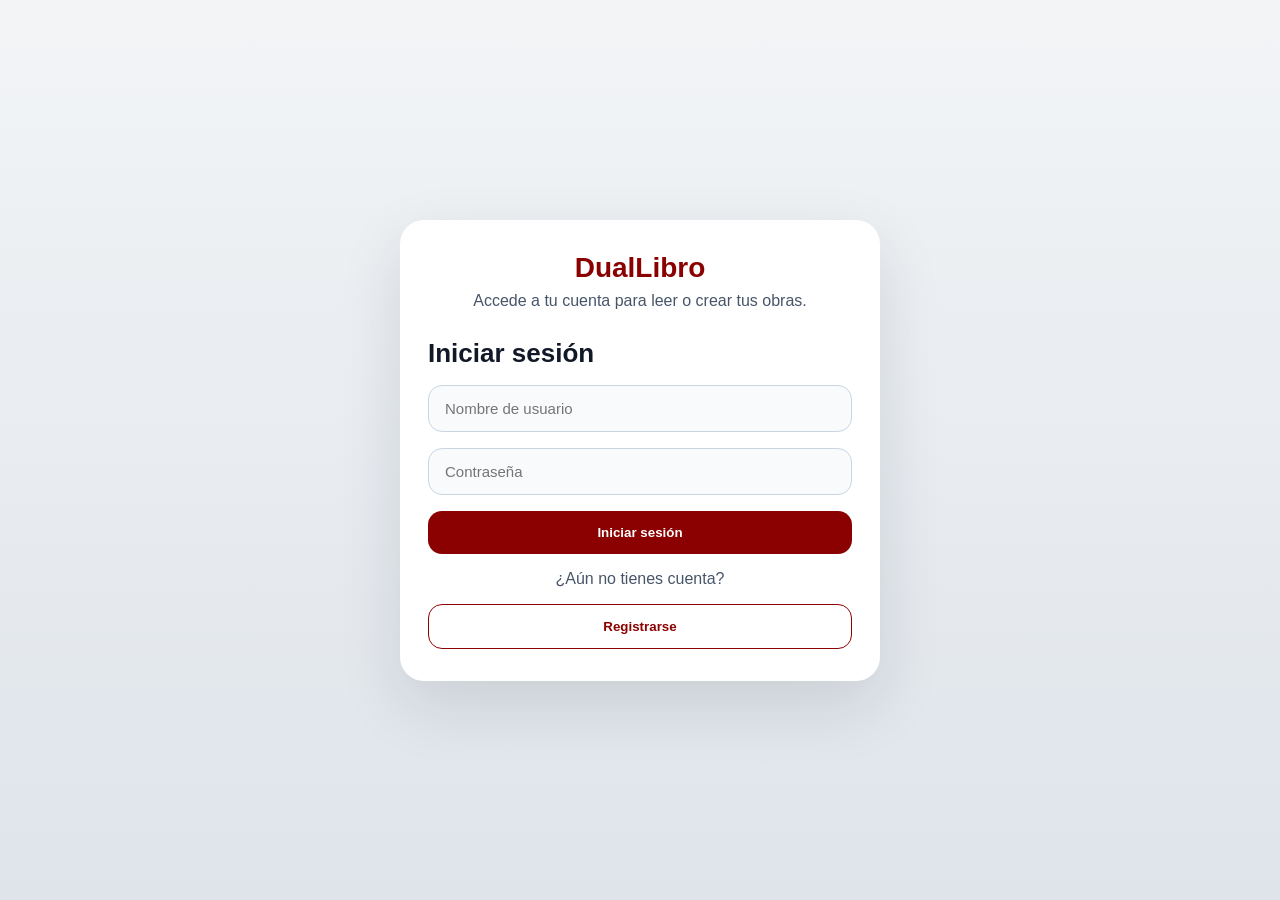
<file: Lector/InicioLector.html>
<!DOCTYPE html>
<html lang="en">
<head>
    <meta charset="UTF-8">
    <meta name="viewport" content="width=device-width, initial-scale=1.0">
    <title>DualLibro - Catálogo Lector</title>
    <link rel="stylesheet" href="cssLector/estilosLector.css">
</head>
<body>
    <div class="contenedorPrincipal">
        <header>
            <h1>📚 Catálogo</h1>
        </header>
        
        <nav>
            <h2>Libros Disponibles</h2>
            <input type="text" id="searchInput" placeholder="Filtrar libros..." class="search-input">
        </nav>

        <main>
            <div class="libros-grid" id="librosGrid">
                <!-- Los libros se cargarán dinámicamente -->
            </div>
        </main>

        <footer class="footer">
            <nav class="footer-nav">
                <li><a href="InicioLector.html" class="footer-link">Inicio</a></li>
                <li><a href="BuscarLector.html" class="footer-link">Buscar</a></li>
                <li><a href="Correo.html" class="footer-link">Correo</a></li>
                <li><a href="cuenta.html" class="footer-link">Cuenta</a></li>
            </nav>
        </footer>
    </div>

    <script src="lector.js"></script>
    <script>
        // ========================================
        // CATÁLOGO DE LIBROS - InicioLector.html
        // ========================================

        let catalogo = [];

        // Función para mostrar libros en la galería
        function mostrarLibros(libros) {
            const grid = document.getElementById('librosGrid');
            grid.innerHTML = ''; // Limpia la galería antes de llenarla

            if (libros.length === 0) {
                grid.innerHTML = '<div style="grid-column: 1/-1; text-align: center; padding: 30px; color: #666;">No se encontraron libros</div>';
                return;
            }

            libros.forEach(libro => {
                const card = document.createElement('div');
                card.className = 'libro-card'; // Estilo desde CSS
                card.innerHTML = `
                    <div class="libro-icono">📖</div>
                    <h3>${libro.titulo}</h3>
                    <p class="autor">${libro.autor}</p>
                    <p class="genero">${libro.genero}</p>
                    <button class="btn-leer" data-id="${libro.id}">Leer</button>
                    <button class="btn-guardar" data-id="${libro.id}">Guardar</button>
                `;
                grid.appendChild(card);
            });
        }

        // Función para inicializar la página
        async function inicializarPagina() {
            const usuario = await verificarAutenticacion();
            if (!usuario) return;

            // Mostrar nombre de usuario
            const headerTitle = document.querySelector('header h1');
            if (headerTitle) {
                headerTitle.textContent = `📚 Catálogo - ${usuario.nombre}`;
            }

            // Cargar catálogo
            catalogo = await cargarCatalogo();
            mostrarLibros(catalogo);
        }

        // Filtro de búsqueda en tiempo real
        document.getElementById('searchInput').addEventListener('input', async function(e) {
            const texto = e.target.value.trim();

            if (texto.length === 0) {
                mostrarLibros(catalogo);
            } else {
                const resultados = await buscarLibros(texto);
                mostrarLibros(resultados);
            }
        });

        // Manejar clics en botones
        document.addEventListener('click', async function(event) {
            const btnLeer = event.target.closest('.btn-leer');
            const btnGuardar = event.target.closest('.btn-guardar');

            if (btnLeer) {
                const libroId = btnLeer.dataset.id;
                if (libroId) {
                    window.location.href = `lectura.html?bookId=${libroId}`;
                }
            }

            if (btnGuardar) {
                const libroId = btnGuardar.dataset.id;
                if (libroId) {
                    const resultado = await guardarEnBiblioteca(libroId);
                    if (resultado.success) {
                        mostrarMensaje('Libro guardado en tu biblioteca', 'success');
                        btnGuardar.textContent = 'Guardado';
                        btnGuardar.disabled = true;
                    } else {
                        mostrarMensaje(resultado.message || 'Error al guardar libro', 'error');
                    }
                }
            }
        });

        // Inicializar cuando el DOM esté listo
        document.addEventListener('DOMContentLoaded', inicializarPagina);
    </script>
</body>
</file>
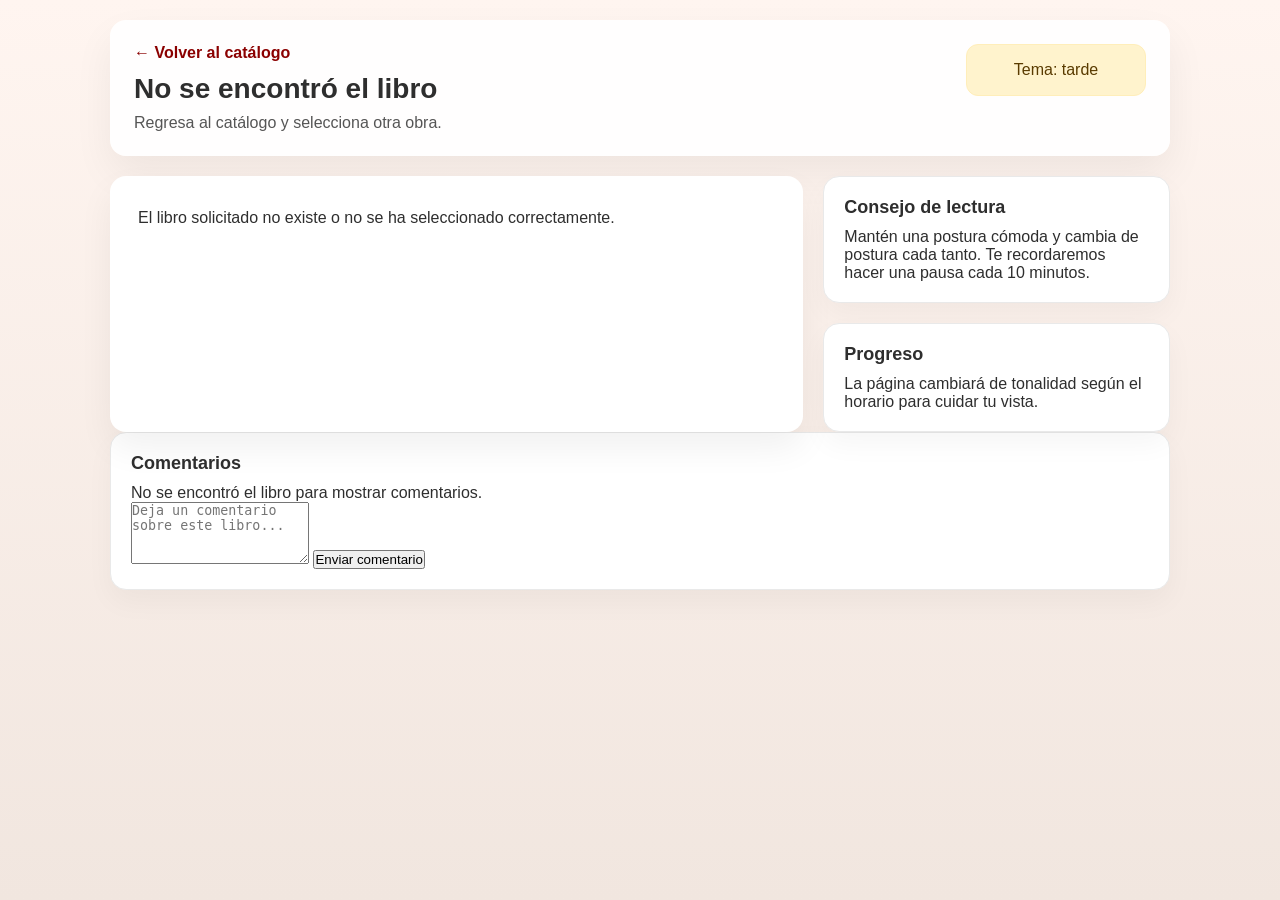
<file: Lector/lectura.html>
<!DOCTYPE html>
<html lang="es">
<head>
    <meta charset="UTF-8">
    <meta name="viewport" content="width=device-width, initial-scale=1.0">
    <title>DualLibro - Lectura</title>
    <link rel="stylesheet" href="lectura.css">
</head>
<body>
    <div class="reader-shell">
        <header class="reader-header">
            <div>
                <a href="InicioLector.html" class="reader-back">← Volver al catálogo</a>
                <h1 id="bookTitle">Leyendo...</h1>
                <p id="bookAuthor">Selecciona un libro desde el catálogo</p>
            </div>
            <div class="reader-status">
                <span id="themeLabel">Tema: automático</span>
            </div>
        </header>

        <main class="reader-main">
            <section class="reader-content" id="bookContent">
                <p>Al seleccionar un libro en el catálogo podrás leer su contenido aquí.</p>
            </section>
            <aside class="reader-info">
                <div class="info-card">
                    <h2>Consejo de lectura</h2>
                    <p>Mantén una postura cómoda y cambia de postura cada tanto. Te recordaremos hacer una pausa cada 10 minutos.</p>
                </div>
                <div class="info-card">
                    <h2>Progreso</h2>
                    <p>La página cambiará de tonalidad según el horario para cuidar tu vista.</p>
                </div>
            </aside>
        </main>

        <section class="reader-comments" id="readerComments">
            <div class="info-card">
                <h2>Comentarios</h2>
                <div id="comentariosList" class="comentarios-list">
                    <p>Cargando comentarios...</p>
                </div>
                <form id="commentForm" class="comment-form">
                    <textarea id="commentText" placeholder="Deja un comentario sobre este libro..." rows="4"></textarea>
                    <button type="submit">Enviar comentario</button>
                    <p id="commentMessage" class="comment-message"></p>
                </form>
            </div>
        </section>
    </div>

    <div class="break-overlay hidden" id="breakOverlay">
        <div class="break-box">
            <h2>¡Hora de despejarte!</h2>
            <p>Tómate 5 segundos para relajar la vista y volver con más atención.</p>
            <button id="continueBtn">Continuar leyendo</button>
        </div>
    </div>

    <script src="../db.js"></script>
    <script src="lector.js"></script>
    <script>
        const bookTitle = document.getElementById('bookTitle');
        const bookAuthor = document.getElementById('bookAuthor');
        const bookContent = document.getElementById('bookContent');
        const themeLabel = document.getElementById('themeLabel');
        const overlay = document.getElementById('breakOverlay');
        const continueBtn = document.getElementById('continueBtn');
        const comentariosList = document.getElementById('comentariosList');
        const commentForm = document.getElementById('commentForm');
        const commentText = document.getElementById('commentText');
        const commentMessage = document.getElementById('commentMessage');
        let breakTimer = null;
        let hideTimer = null;

        // Devuelve el valor de un parámetro en la URL.
        function getQueryParam(name) {
            const urlParams = new URLSearchParams(window.location.search);
            return urlParams.get(name);
        }

        // Carga el libro actual desde la base de datos local.
        function cargarLibro() {
            const bookId = getQueryParam('bookId');
            const libro = getBookById(bookId);

            if (!libro) {
                bookTitle.textContent = 'No se encontró el libro';
                bookAuthor.textContent = 'Regresa al catálogo y selecciona otra obra.';
                bookContent.innerHTML = '<p>El libro solicitado no existe o no se ha seleccionado correctamente.</p>';
                return;
            }

            bookTitle.textContent = libro.titulo;
            bookAuthor.textContent = `por ${libro.autor}`;
            bookContent.innerHTML = libro.contenido.map(parrafo => `<p>${parrafo}</p>`).join('');
        }

        // Carga los comentarios del libro desde la API
        async function cargarComentarios() {
            const bookId = getQueryParam('bookId');
            if (!bookId) {
                comentariosList.innerHTML = '<p>No se encontró el libro para mostrar comentarios.</p>';
                return;
            }

            try {
                const response = await fetch(`../libros.php?action=comentarios&id=${encodeURIComponent(bookId)}`);
                const data = await response.json();

                if (data.success) {
                    mostrarComentarios(data.data);
                } else {
                    comentariosList.innerHTML = `<p>${data.message}</p>`;
                }
            } catch (error) {
                comentariosList.innerHTML = '<p>Error cargando comentarios.</p>';
                console.error('Error cargando comentarios:', error);
            }
        }

        function mostrarComentarios(comentarios) {
            if (!comentarios || comentarios.length === 0) {
                comentariosList.innerHTML = '<div class="comentario-item"><p>No hay comentarios todavía. Sé el primero en comentar.</p></div>';
                return;
            }

            comentariosList.innerHTML = comentarios.map(comentario => `
                <div class="comentario-item">
                    <div class="comentario-meta">
                        <strong>${comentario.autor}</strong>
                        <span>${new Date(comentario.fecha_creacion).toLocaleString('es-ES')}</span>
                    </div>
                    <p>${comentario.comentario}</p>
                </div>
            `).join('');
        }

        async function enviarComentario(event) {
            event.preventDefault();
            const bookId = getQueryParam('bookId');
            const texto = commentText.value.trim();

            if (!bookId || !texto) {
                commentMessage.textContent = 'Por favor ingresa un comentario.';
                return;
            }

            try {
                await verificarAutenticacion();

                const response = await fetch('../libros.php?action=comentar', {
                    method: 'POST',
                    headers: getAuthHeaders(),
                    body: JSON.stringify({ libro_id: Number(bookId), comentario: texto })
                });

                const data = await response.json();
                if (data.success) {
                    commentMessage.textContent = 'Comentario enviado correctamente.';
                    commentText.value = '';
                    cargarComentarios();
                } else {
                    commentMessage.textContent = data.message || 'Error al enviar el comentario.';
                }
            } catch (error) {
                commentMessage.textContent = 'Error de conexión al enviar el comentario.';
                console.error('Error enviando comentario:', error);
            }
        }

        commentForm.addEventListener('submit', enviarComentario);

        // Aplica el tema de lectura según la hora del día.
        function aplicarTemaHora() {
            const hora = new Date().getHours();
            const body = document.body;
            body.classList.remove('tema-manana', 'tema-tarde', 'tema-noche', 'tema-madrugada');

            if (hora >= 6 && hora < 12) {
                body.classList.add('tema-manana');
                themeLabel.textContent = 'Tema: mañana';
            } else if (hora >= 12 && hora < 18) {
                body.classList.add('tema-tarde');
                themeLabel.textContent = 'Tema: tarde';
            } else if (hora >= 18 && hora < 22) {
                body.classList.add('tema-noche');
                themeLabel.textContent = 'Tema: noche';
            } else {
                body.classList.add('tema-madrugada');
                themeLabel.textContent = 'Tema: madrugada';
            }
        }

        // Muestra la ventana emergente de descanso por 5 segundos.
        function mostrarRecordatorio() {
            overlay.classList.remove('hidden');
            hideTimer = setTimeout(() => {
                overlay.classList.add('hidden');
                iniciarTemporizadorDescanso();
            }, 5000);
        }

        // Inicia el temporizador de 10 minutos para mostrar el descanso.
        function iniciarTemporizadorDescanso() {
            if (breakTimer) {
                clearTimeout(breakTimer);
            }
            breakTimer = setTimeout(mostrarRecordatorio, 600000);
        }

        continueBtn.addEventListener('click', () => {
            overlay.classList.add('hidden');
            if (hideTimer) {
                clearTimeout(hideTimer);
            }
            iniciarTemporizadorDescanso();
        });

        window.addEventListener('load', () => {
            aplicarTemaHora();
            cargarLibro();
            cargarComentarios();
            iniciarTemporizadorDescanso();
        });
    </script>
</body>
</html>
</file>
<file: css/estilos.css>
* {
    box-sizing: border-box;
    margin: 0;
    padding: 0;
}

body {
    font-family: 'Franklin Gothic Medium', 'Arial Narrow', Arial, sans-serif;
    background: linear-gradient(180deg, #f2f4f6 0%, #dfe4ea 100%);
    color: #1f2937;
    min-height: 100vh;
    display: flex;
    align-items: center;
    justify-content: center;
    padding: 20px;
}

.page-shell {
    width: min(100%, 480px);
    background: white;
    border-radius: 24px;
    box-shadow: 0 24px 65px rgba(15, 23, 42, 0.12);
    padding: 32px 28px;
}

.auth-header {
    text-align: center;
    margin-bottom: 28px;
}

.brand {
    display: block;
    font-size: 28px;
    color: #8b0000;
    font-weight: bold;
    text-decoration: none;
    margin-bottom: 8px;
}

.auth-header p {
    color: #475569;
}

.auth-card {
    display: grid;
    gap: 16px;
}

.auth-card h1 {
    font-size: 26px;
    color: #111827;
}

.auth-card p {
    color: #475569;
}

input,
select {
    width: 100%;
    padding: 14px 16px;
    border: 1px solid #cbd5e1;
    border-radius: 14px;
    background: #f8fafc;
    color: #0f172a;
    font-size: 15px;
}

input:focus,
select:focus {
    outline: 2px solid #8b0000;
    outline-offset: 2px;
}

button {
    width: 100%;
    padding: 14px 16px;
    border: none;
    border-radius: 14px;
    background: #8b0000;
    color: white;
    font-weight: 700;
    cursor: pointer;
    transition: background-color 0.2s ease;
}

button:hover {
    background-color: #6a0000;
}

.secondary-btn {
    background: transparent;
    color: #8b0000;
    border: 1px solid #8b0000;
}

.secondary-btn:hover {
    background: #8b0000;
    color: white;
}

.secondary-text {
    text-align: center;
    color: #64748b;
}

@media (max-width: 540px) {
    .page-shell {
        padding: 24px 18px;
    }

    button,
    input,
    select {
        font-size: 14px;
    }
}
</file>
<file: Escritor/Escritor estilos/escritor.css>
/* ===== RESET / GLOBAL ===== */
* {
    margin: 0;
    padding: 0;
    box-sizing: border-box;
}

body {
    font-family: 'Franklin Gothic Medium', 'Arial Narrow', Arial, sans-serif;
    background-color: gray;
    display: flex;
    flex-direction: column;
    align-items: center;
    padding: 30px;
    color: black;
    margin-bottom: 100px; /* Evita que el footer tape contenido */
}

/* ===== CONTENEDOR PRINCIPAL ===== */
.contenedorPrincipal {
    display: grid;
    grid-template-areas:
        "header"
        "nav"
        "main"
        "footer";
    background-color: darkred;
    gap: 20px;
    padding: 10px;
    width: 90%;
    max-width: 1200px; /* Reduje de 2000px para mejor lectura */
    margin: 0 auto;
    border-radius: 10px;
}

/* ===== HEADER ===== */
header {
    grid-area: header;
    background-color: grey;
    text-align: center;
    padding: 20px; /* En lugar de auto */
    border-radius: 8px;
}

/* ===== NAV ===== */
nav {
    grid-area: nav;
    text-align: center;
    background-color: grey;
    padding: 15px;
    border-radius: 8px;
}

nav input {
    width: 70%;
    max-width: 400px;
    padding: 8px;
    border: none;
    border-radius: 5px;
}

nav button {
    width: auto;
    min-width: 60px;
    padding: 8px 12px;
    background-color: #1abc9c;
    color: white;
    border: none;
    border-radius: 5px;
    cursor: pointer;
    margin-left: 5px;
}

nav button:hover {
    background-color: #16a085;
}

/* ===== MAIN ===== */
main {
    grid-area: main;
    text-align: center;
    background-color: grey;
    padding: 40px;
    border-radius: 8px;
    min-height: 300px;
}

/* ===== FOOTER ===== */
.footer {
    grid-area: footer;  /* ← Importante */
    background-color: #2c3e50;  /* Puedes cambiarlo a darkred si quieres uniforme */
    color: white;
    text-align: center;
    padding: 15px;
    border-radius: 8px;
    /* Elimina position: fixed */
}

.footer-nav {
    display: flex;
    justify-content: center;
    gap: 30px;
    flex-wrap: wrap;
}

.footer-link {
    color: white;
    text-decoration: none;
    font-size: 16px;
    transition: color 0.3s ease;
}

.footer-link:hover {
    color: #1abc9c;
    text-decoration: underline;
}

/* ===== OBRAS GRID ===== */
.obras-grid {
    display: grid;
    grid-template-columns: repeat(auto-fill, minmax(200px, 1fr));
    gap: 20px;
    padding: 10px;
}

.obra-card {
    background: linear-gradient(135deg, #e8d4e8, #f5e6f5);
    border: 2px solid darkred;
    border-radius: 8px;
    padding: 20px;
    cursor: pointer;
    transition: transform 0.2s, box-shadow 0.2s;
    display: flex;
    flex-direction: column;
    gap: 15px;
}

.obra-card:hover {
    transform: translateY(-5px);
    box-shadow: 0 5px 15px rgba(0, 0, 0, 0.2);
}

.obra-card h3 {
    font-size: 16px;
    color: darkred;
    margin: 0;
    font-weight: bold;
}

.obra-info {
    display: flex;
    flex-direction: column;
    gap: 8px;
}

.obra-info p {
    font-size: 13px;
    color: #333;
    margin: 0;
}

.obra-acciones {
    display: flex;
    gap: 10px;
    justify-content: center;
}

.btn-small {
    padding: 8px 16px;
    background-color: #1abc9c;
    color: white;
    border: none;
    border-radius: 4px;
    font-size: 12px;
    font-weight: bold;
    cursor: pointer;
    flex: 1;
    transition: background-color 0.2s;
}

.btn-small:hover {
    background-color: #16a085;
}

.btn-crear {
    background-color: #1abc9c;
    color: white;
    border: none;
    padding: 10px 20px;
    border-radius: 5px;
    font-weight: bold;
    cursor: pointer;
    margin-top: 10px;
    transition: background-color 0.2s;
    font-size: 14px;
}

.btn-crear:hover {
    background-color: #16a085;
}

/* ===== CORREOS LIST ===== */
.correos-list {
    display: flex;
    flex-direction: column;
    gap: 10px;
    max-height: 500px;
    overflow-y: auto;
}

.correo-item {
    background-color: rgba(255, 255, 255, 0.9);
    border-left: 4px solid #1abc9c;
    padding: 15px;
    border-radius: 5px;
    cursor: pointer;
    transition: transform 0.2s, box-shadow 0.2s;
    position: relative;
}

.correo-item.nuevo {
    background-color: rgba(255, 255, 255, 1);
    border-left-color: darkred;
    box-shadow: 0 2px 8px rgba(0, 0, 0, 0.1);
}

.correo-item:hover {
    transform: translateX(5px);
    box-shadow: 0 3px 12px rgba(0, 0, 0, 0.15);
}

.correo-header {
    display: flex;
    justify-content: space-between;
    align-items: center;
    margin-bottom: 8px;
}

.correo-header h3 {
    font-size: 16px;
    color: black;
    margin: 0;
    flex: 1;
}

.correo-header .fecha {
    font-size: 12px;
    color: #999;
    white-space: nowrap;
}

.correo-item .mensaje {
    font-size: 13px;
    color: #666;
    margin: 0;
}

.badge-nuevo {
    position: absolute;
    top: 50%;
    right: 15px;
    transform: translateY(-50%);
    color: darkred;
    font-size: 12px;
}

/* ===== RESPONSIVE ===== */
@media (max-width: 600px) {
    body {
        padding: 15px;
    }
    
    .footer-nav {
        gap: 15px;
    }
    
    .footer-link {
        font-size: 14px;
    }

    .obras-grid {
        grid-template-columns: 1fr;
    }
}
    
    nav input {
        width: 60%;
    }
</file>
<file: Escritor/Escritor estilos/creacion.css>
* {
    box-sizing: border-box;
    margin: 0;
    padding: 0;
}

body {
    font-family: 'Franklin Gothic Medium', 'Arial Narrow', Arial, sans-serif;
    background: #f5f2ef;
    color: #222;
    padding: 20px;
}

.creator-shell {
    max-width: 1100px;
    margin: 0 auto;
    background: #fff;
    border-radius: 18px;
    box-shadow: 0 24px 60px rgba(0, 0, 0, 0.08);
    padding: 24px;
}

.creator-header {
    margin-bottom: 20px;
}

.back-link {
    display: inline-block;
    margin-bottom: 14px;
    color: #8b0000;
    text-decoration: none;
    font-weight: bold;
}

.back-link:hover {
    text-decoration: underline;
}

.creator-header h1 {
    font-size: 30px;
    margin-bottom: 10px;
}

.creator-header p {
    color: #555;
}

.tool-bar {
    display: flex;
    flex-wrap: wrap;
    gap: 10px;
    margin-bottom: 16px;
}

.tool-btn {
    background: #e7e2de;
    border: 1px solid #d1c7c1;
    border-radius: 12px;
    padding: 10px 16px;
    cursor: pointer;
    color: #333;
    font-weight: 600;
    transition: background 0.2s, transform 0.2s;
}

.tool-btn:hover {
    background: #d9d1c9;
    transform: translateY(-1px);
}

.editor {
    min-height: 320px;
    padding: 18px;
    border: 1px solid #ccc;
    border-radius: 16px;
    background: #fcfbf9;
    line-height: 1.8;
    margin-bottom: 16px;
    overflow-y: auto;
}

.editor img {
    max-width: 100%;
    height: auto;
    border-radius: 12px;
    margin: 14px 0;
    display: block;
}

.hidden-input {
    display: none;
}

.editor:focus {
    outline: 2px solid #8b0000;
}

.save-btn,
.save-final-btn {
    display: inline-flex;
    align-items: center;
    justify-content: center;
    padding: 12px 22px;
    background: #8b0000;
    color: white;
    border: none;
    border-radius: 12px;
    cursor: pointer;
    font-weight: bold;
    transition: background 0.2s;
}

.save-btn:hover,
.save-final-btn:hover {
    background: #6a0000;
}

.save-panel {
    margin-top: 24px;
    padding: 22px;
    background: #fbf8f4;
    border: 1px solid #e3d8d0;
    border-radius: 18px;
}

.save-panel.hidden {
    display: none;
}

.save-panel h2 {
    margin-bottom: 16px;
}

.save-panel label {
    display: block;
    margin-bottom: 8px;
    color: #444;
    font-weight: 600;
}

.save-panel input,
.save-panel select {
    width: 100%;
    padding: 12px 14px;
    border: 1px solid #ccc;
    border-radius: 12px;
    margin-bottom: 16px;
    font-size: 15px;
}

.help-text {
    margin-top: 10px;
    color: #666;
    font-size: 14px;
}

@media (max-width: 900px) {
    .creator-shell {
        padding: 18px;
    }

    .editor {
        min-height: 260px;
    }
}
</file>
<file: Escritor/Escritor estilos/estiloCuenta.css>
/* ===== RESET / GLOBAL ===== */
* {
    margin: 0;
    padding: 0;
    box-sizing: border-box;
}

body {
    font-family: 'Franklin Gothic Medium', 'Arial Narrow', Arial, sans-serif;
    background-color: gray;
    display: flex;
    flex-direction: column;
    align-items: center;
    padding: 30px;
    color: black;
    margin-bottom: 100px;
}

.contenedorPrincipal {
    display: grid;
    grid-template-areas: 
        "header"
        "nav"
        "main"
        "footer";
    background-color: darkred;
    gap: 20px;
    padding: 20px;
    width: 90%;
    max-width: 600px;
    margin: 0 auto;
    border-radius: 15px;
}

/* ===== HEADER ===== */
header {
    grid-area: header;
    background-color: grey;
    text-align: center;
    padding: 20px;
    border-radius: 8px;
}

header h1 {
    font-size: 28px;
    color: black;
}

/* ===== NAV - PERFIL ===== */
nav {
    grid-area: nav;
    background-color: grey;
    padding: 25px;
    border-radius: 8px;
    display: flex;
    flex-direction: column;
    align-items: center;
    gap: 15px;
}

.perfil-container {
    display: flex;
    align-items: center;
    gap: 20px;
    width: 100%;
}

.foto-perfil {
    width: 120px;
    height: 120px;
    border-radius: 50%;
    background: linear-gradient(135deg, #87ceeb, #e0f6ff);
    display: flex;
    align-items: center;
    justify-content: center;
    font-size: 60px;
    flex-shrink: 0;
    border: 3px solid darkred;
}

.info-usuario {
    display: flex;
    flex-direction: column;
    gap: 10px;
    flex: 1;
}

.info-usuario h2 {
    font-size: 18px;
    color: black;
    margin: 0;
    font-weight: bold;
}

.info-usuario p {
    font-size: 16px;
    color: black;
    margin: 0;
}

/* ===== MAIN ===== */
main {
    grid-area: main;
    background-color: grey;
    padding: 25px;
    border-radius: 8px;
}

main h1 {
    font-size: 22px;
    margin-bottom: 20px;
    text-align: center;
    color: black;
}

/* ===== TOGGLE SWITCH ===== */
.toggle-container {
    display: flex;
    flex-direction: column;
    align-items: center;
    gap: 15px;
    margin-bottom: 30px;
}

.toggle-switch {
    display: flex;
    align-items: center;
    background-color: #ddd;
    border-radius: 25px;
    width: 140px;
    height: 60px;
    position: relative;
    cursor: pointer;
    border: 2px solid darkred;
    transition: all 0.3s ease;
}

.toggle-switch.active {
    background-color: #4CAF50;
}

.toggle-slider {
    position: absolute;
    top: 3px;
    left: 3px;
    width: 50px;
    height: 50px;
    background-color: white;
    border-radius: 50%;
    transition: left 0.3s ease;
    display: flex;
    align-items: center;
    justify-content: center;
    font-weight: bold;
    color: darkred;
    box-shadow: 0 2px 5px rgba(0,0,0,0.2);
}

.toggle-switch.active .toggle-slider {
    left: calc(100% - 53px);
}

.toggle-label {
    font-size: 12px;
    font-weight: bold;
    color: white;
    width: 100%;
    text-align: center;
    text-shadow: 1px 1px 2px rgba(0,0,0,0.3);
}

.toggle-switch.active .toggle-label {
    display: none;
}

/* ===== BIBLIOTECA PROPIA ===== */
.biblioteca-section h2 {
    font-size: 18px;
    margin-top: 25px;
    margin-bottom: 20px;
    text-align: center;
    color: black;
}

.libros-grid {
    display: grid;
    grid-template-columns: repeat(auto-fill, minmax(100px, 1fr));
    gap: 15px;
    max-height: 300px;
    overflow-y: auto;
    padding: 10px;
    background-color: rgba(0, 0, 0, 0.1);
    border-radius: 8px;
}

.libro-card {
    background: linear-gradient(135deg, #ff6b6b, #ee5a6f);
    padding: 15px;
    border-radius: 8px;
    text-align: center;
    cursor: pointer;
    transition: transform 0.2s, box-shadow 0.2s;
    border: 2px solid darkred;
    min-height: 120px;
    display: flex;
    flex-direction: column;
    justify-content: center;
    align-items: center;
}

.libro-card:hover {
    transform: translateY(-5px);
    box-shadow: 0 5px 15px rgba(0, 0, 0, 0.3);
}

.libro-card p {
    font-size: 12px;
    color: white;
    font-weight: bold;
    word-wrap: break-word;
}

.libro-icono {
    font-size: 30px;
    margin-bottom: 8px;
}

.biblioteca-vacia {
    text-align: center;
    padding: 20px;
    color: #666;
    font-style: italic;
}

/* ===== FOOTER ===== */
footer {
    grid-area: footer;
    background-color: grey;
    padding: 15px;
    border-radius: 8px;
}

footer nav {
    background-color: transparent;
    padding: 0;
    display: flex;
    justify-content: center;
    gap: 20px;
    flex-direction: row;
}

footer nav li {
    list-style: none;
}

footer nav a {
    color: black;
    text-decoration: none;
    font-weight: bold;
    padding: 8px 12px;
    border-radius: 5px;
    transition: background-color 0.2s;
}

footer nav a:hover {
    background-color: darkred;
    color: white;
}

/* ===== RESPONSIVE ===== */
@media (max-width: 600px) {
    .perfil-container {
        flex-direction: column;
        text-align: center;
    }

    .foto-perfil {
        width: 100px;
        height: 100px;
        font-size: 50px;
    }

    .toggle-switch {
        width: 120px;
        height: 55px;
    }

    .toggle-slider {
        width: 45px;
        height: 45px;
        font-size: 11px;
    }

    .toggle-switch.active .toggle-slider {
        left: calc(100% - 50px);
    }

    .libros-grid {
        grid-template-columns: repeat(auto-fill, minmax(85px, 1fr));
    }
}
</file>
<file: Lector/cssLector/estilosLector.css>
/* ===== RESET / GLOBAL ===== */
* {
    margin: 0;
    padding: 0;
    box-sizing: border-box;
}

body {
    font-family: 'Franklin Gothic Medium', 'Arial Narrow', Arial, sans-serif;
    background-color: gray;
    display: flex;
    flex-direction: column;
    align-items: center;
    padding: 30px;
    color: black;
    margin-bottom: 100px; /* Evita que el footer tape contenido */
}

/* ===== CONTENEDOR PRINCIPAL ===== */
.contenedorPrincipal {
    display: grid;
    grid-template-areas:
        "header"
        "nav"
        "main"
        "footer";
    background-color: darkred;
    gap: 20px;
    padding: 10px;
    width: 90%;
    max-width: 1200px; /* Reduje de 2000px para mejor lectura */
    margin: 0 auto;
    border-radius: 10px;
}

/* ===== HEADER ===== */
header {
    grid-area: header;
    background-color: grey;
    text-align: center;
    padding: 20px; /* En lugar de auto */
    border-radius: 8px;
}

/* ===== NAV ===== */
nav {
    grid-area: nav;
    text-align: center;
    background-color: grey;
    padding: 15px;
    border-radius: 8px;
}

nav input {
    width: 70%;
    max-width: 400px;
    padding: 8px;
    border: none;
    border-radius: 5px;
}

nav button {
    width: auto;
    min-width: 60px;
    padding: 8px 12px;
    background-color: #1abc9c;
    color: white;
    border: none;
    border-radius: 5px;
    cursor: pointer;
    margin-left: 5px;
}

nav button:hover {
    background-color: #16a085;
}

/* ===== MAIN ===== */
main {
    grid-area: main;
    text-align: center;
    background-color: grey;
    padding: 40px;
    border-radius: 8px;
    min-height: 300px;
}

/* ===== FOOTER ===== */
.footer {
    grid-area: footer;  /* ← Importante */
    background-color: #2c3e50;  /* Puedes cambiarlo a darkred si quieres uniforme */
    color: white;
    text-align: center;
    padding: 15px;
    border-radius: 8px;
    /* Elimina position: fixed */
}

.footer-nav {
    display: flex;
    justify-content: center;
    gap: 30px;
    flex-wrap: wrap;
}

.footer-link {
    color: white;
    text-decoration: none;
    font-size: 16px;
    transition: color 0.3s ease;
}

.footer-link:hover {
    color: #1abc9c;
    text-decoration: underline;
}

/* ===== LIBROS GRID ===== */
.libros-grid {
    display: grid;
    grid-template-columns: repeat(auto-fill, minmax(120px, 1fr));
    gap: 15px;
    padding: 10px;
}

.libro-card {
    background: linear-gradient(135deg, #ff6b6b, #ee5a6f);
    padding: 15px;
    border-radius: 8px;
    text-align: center;
    cursor: pointer;
    transition: transform 0.2s, box-shadow 0.2s;
    border: 2px solid darkred;
    min-height: 140px;
    display: flex;
    flex-direction: column;
    justify-content: center;
    align-items: center;
    gap: 8px;
}

.libro-card:hover {
    transform: translateY(-5px);
    box-shadow: 0 5px 15px rgba(0, 0, 0, 0.3);
}

.libro-icono {
    font-size: 35px;
}

.libro-card h3 {
    font-size: 14px;
    color: white;
    font-weight: bold;
    word-wrap: break-word;
    margin: 5px 0 0 0;
}

.libro-card .autor {
    font-size: 11px;
    color: rgba(255, 255, 255, 0.9);
    margin: 0;
}

.libro-card .genero {
    font-size: 10px;
    color: rgba(255, 255, 255, 0.7);
    margin: 0;
    font-style: italic;
}

.btn-leer {
    background-color: darkred;
    color: white;
    border: none;
    padding: 6px 12px;
    border-radius: 4px;
    font-size: 12px;
    font-weight: bold;
    cursor: pointer;
    margin-top: 5px;
    transition: background-color 0.2s;
}

.btn-leer:hover {
    background-color: #8b0000;
}

/* ===== SEARCH CONTAINER ===== */
.search-container {
    display: flex;
    justify-content: center;
    gap: 10px;
    margin-top: 15px;
}

.search-container input {
    flex: 1;
    max-width: 400px;
    padding: 10px 15px;
    border: none;
    border-radius: 5px;
    font-size: 14px;
}

.search-container button {
    padding: 10px 15px;
    background-color: #1abc9c;
    color: white;
    border: none;
    border-radius: 5px;
    cursor: pointer;
    font-weight: bold;
}

.search-container button:hover {
    background-color: #16a085;
}

/* ===== CORREOS LIST ===== */
.correos-list {
    display: flex;
    flex-direction: column;
    gap: 10px;
    max-height: 500px;
    overflow-y: auto;
}

.correo-item {
    background-color: rgba(255, 255, 255, 0.9);
    border-left: 4px solid #1abc9c;
    padding: 15px;
    border-radius: 5px;
    cursor: pointer;
    transition: transform 0.2s, box-shadow 0.2s;
    position: relative;
}

.correo-item.nuevo {
    background-color: rgba(255, 255, 255, 1);
    border-left-color: darkred;
    box-shadow: 0 2px 8px rgba(0, 0, 0, 0.1);
}

.correo-item:hover {
    transform: translateX(5px);
    box-shadow: 0 3px 12px rgba(0, 0, 0, 0.15);
}

.correo-header {
    display: flex;
    justify-content: space-between;
    align-items: center;
    margin-bottom: 8px;
}

.correo-header h3 {
    font-size: 16px;
    color: black;
    margin: 0;
    flex: 1;
}

.correo-header .fecha {
    font-size: 12px;
    color: #999;
    white-space: nowrap;
}

.correo-item .mensaje {
    font-size: 13px;
    color: #666;
    margin: 0;
}

.badge-nuevo {
    position: absolute;
    top: 50%;
    right: 15px;
    transform: translateY(-50%);
    color: darkred;
    font-size: 12px;
}

/* ===== RESPONSIVE ===== */
@media (max-width: 600px) {
    body {
        padding: 15px;
    }
    
    .footer-nav {
        gap: 15px;
    }
    
    .footer-link {
        font-size: 14px;
    }
    
    nav input {
        width: 60%;
    }

    .libros-grid {
        grid-template-columns: repeat(auto-fill, minmax(100px, 1fr));
    }

    .search-container {
        flex-direction: column;
    }

    .search-container input {
        max-width: 100%;
    }
}
</file>
<file: Lector/cssLector/estilosCuenta.css>
/* ===== RESET / GLOBAL ===== */
* {
    margin: 0;
    padding: 0;
    box-sizing: border-box;
}

body {
    font-family: 'Franklin Gothic Medium', 'Arial Narrow', Arial, sans-serif;
    background-color: gray;
    display: flex;
    flex-direction: column;
    align-items: center;
    padding: 30px;
    color: black;
    margin-bottom: 100px;
}

.contenedorPrincipal {
    display: grid;
    grid-template-areas: 
        "header"
        "nav"
        "main"
        "footer";
    background-color: darkred;
    gap: 20px;
    padding: 20px;
    width: 90%;
    max-width: 600px;
    margin: 0 auto;
    border-radius: 15px;
}

/* ===== HEADER ===== */
header {
    grid-area: header;
    background-color: grey;
    text-align: center;
    padding: 20px;
    border-radius: 8px;
}

header h1 {
    font-size: 28px;
    color: black;
}

/* ===== NAV - PERFIL ===== */
nav {
    grid-area: nav;
    background-color: grey;
    padding: 25px;
    border-radius: 8px;
    display: flex;
    flex-direction: column;
    align-items: center;
    gap: 15px;
}

.perfil-container {
    display: flex;
    align-items: center;
    gap: 20px;
    width: 100%;
}

.foto-perfil {
    width: 120px;
    height: 120px;
    border-radius: 50%;
    background: linear-gradient(135deg, #87ceeb, #e0f6ff);
    display: flex;
    align-items: center;
    justify-content: center;
    font-size: 60px;
    flex-shrink: 0;
    border: 3px solid darkred;
}

.info-usuario {
    display: flex;
    flex-direction: column;
    gap: 10px;
    flex: 1;
}

.info-usuario h2 {
    font-size: 18px;
    color: black;
    margin: 0;
    font-weight: bold;
}

.info-usuario p {
    font-size: 16px;
    color: black;
    margin: 0;
}

/* ===== MAIN ===== */
main {
    grid-area: main;
    background-color: grey;
    padding: 25px;
    border-radius: 8px;
}

main h1 {
    font-size: 22px;
    margin-bottom: 20px;
    text-align: center;
    color: black;
}

/* ===== TOGGLE SWITCH ===== */
.toggle-container {
    display: flex;
    flex-direction: column;
    align-items: center;
    gap: 15px;
    margin-bottom: 30px;
}

.toggle-switch {
    display: flex;
    align-items: center;
    background-color: #ddd;
    border-radius: 25px;
    width: 140px;
    height: 60px;
    position: relative;
    cursor: pointer;
    border: 2px solid darkred;
    transition: all 0.3s ease;
}

.toggle-switch.active {
    background-color: #4CAF50;
}

.toggle-slider {
    position: absolute;
    top: 3px;
    left: 3px;
    width: 50px;
    height: 50px;
    background-color: white;
    border-radius: 50%;
    transition: left 0.3s ease;
    display: flex;
    align-items: center;
    justify-content: center;
    font-weight: bold;
    color: darkred;
    box-shadow: 0 2px 5px rgba(0,0,0,0.2);
}

.toggle-switch.active .toggle-slider {
    left: calc(100% - 53px);
}

.toggle-label {
    font-size: 12px;
    font-weight: bold;
    color: white;
    width: 100%;
    text-align: center;
    text-shadow: 1px 1px 2px rgba(0,0,0,0.3);
}

.toggle-switch.active .toggle-label {
    display: none;
}

/* ===== BIBLIOTECA PROPIA ===== */
.biblioteca-section h2 {
    font-size: 18px;
    margin-top: 25px;
    margin-bottom: 20px;
    text-align: center;
    color: black;
}

.libros-grid {
    display: grid;
    grid-template-columns: repeat(auto-fill, minmax(100px, 1fr));
    gap: 15px;
    max-height: 300px;
    overflow-y: auto;
    padding: 10px;
    background-color: rgba(0, 0, 0, 0.1);
    border-radius: 8px;
}

.libro-card {
    background: linear-gradient(135deg, #ff6b6b, #ee5a6f);
    padding: 15px;
    border-radius: 8px;
    text-align: center;
    cursor: pointer;
    transition: transform 0.2s, box-shadow 0.2s;
    border: 2px solid darkred;
    min-height: 120px;
    display: flex;
    flex-direction: column;
    justify-content: center;
    align-items: center;
}

.libro-card:hover {
    transform: translateY(-5px);
    box-shadow: 0 5px 15px rgba(0, 0, 0, 0.3);
}

.libro-card p {
    font-size: 12px;
    color: white;
    font-weight: bold;
    word-wrap: break-word;
}

.libro-icono {
    font-size: 30px;
    margin-bottom: 8px;
}

.biblioteca-vacia {
    text-align: center;
    padding: 20px;
    color: #666;
    font-style: italic;
}

/* ===== FOOTER ===== */
footer {
    grid-area: footer;
    background-color: grey;
    padding: 15px;
    border-radius: 8px;
}

footer nav {
    background-color: transparent;
    padding: 0;
    display: flex;
    justify-content: center;
    gap: 20px;
    flex-direction: row;
}

footer nav li {
    list-style: none;
}

footer nav a {
    color: black;
    text-decoration: none;
    font-weight: bold;
    padding: 8px 12px;
    border-radius: 5px;
    transition: background-color 0.2s;
}

footer nav a:hover {
    background-color: darkred;
    color: white;
}

/* ===== RESPONSIVE ===== */
@media (max-width: 600px) {
    .perfil-container {
        flex-direction: column;
        text-align: center;
    }

    .foto-perfil {
        width: 100px;
        height: 100px;
        font-size: 50px;
    }

    .toggle-switch {
        width: 120px;
        height: 55px;
    }

    .toggle-slider {
        width: 45px;
        height: 45px;
        font-size: 11px;
    }

    .toggle-switch.active .toggle-slider {
        left: calc(100% - 50px);
    }

    .libros-grid {
        grid-template-columns: repeat(auto-fill, minmax(85px, 1fr));
    }
}
</file>
<file: Lector/lectura.css>
* {
    margin: 0;
    padding: 0;
    box-sizing: border-box;
}

body {
    font-family: 'Franklin Gothic Medium', 'Arial Narrow', Arial, sans-serif;
    min-height: 100vh;
    background-color: #f2f2f2;
    color: #222;
}

.reader-shell {
    max-width: 1100px;
    margin: 0 auto;
    padding: 20px;
}

.reader-header {
    display: flex;
    align-items: flex-start;
    justify-content: space-between;
    gap: 20px;
    padding: 24px;
    background: rgba(255, 255, 255, 0.95);
    border-radius: 16px;
    box-shadow: 0 18px 40px rgba(0, 0, 0, 0.06);
    margin-bottom: 20px;
}

.reader-back {
    display: inline-block;
    margin-bottom: 10px;
    color: #8b0000;
    text-decoration: none;
    font-weight: bold;
}

.reader-back:hover {
    text-decoration: underline;
}

.reader-header h1 {
    font-size: 28px;
    line-height: 1.2;
}

.reader-header p {
    color: #555;
    margin-top: 8px;
}

.reader-status {
    display: flex;
    align-items: center;
    justify-content: center;
    min-width: 180px;
    background: #fff3cd;
    border-radius: 12px;
    padding: 16px;
    color: #5a3b00;
    border: 1px solid #ffeeba;
}

.reader-main {
    display: grid;
    grid-template-columns: 2fr 1fr;
    gap: 20px;
}

.reader-content {
    padding: 28px;
    background: white;
    border-radius: 16px;
    box-shadow: 0 16px 35px rgba(0, 0, 0, 0.06);
    line-height: 1.75;
}

.reader-content p {
    margin-bottom: 18px;
}

.reader-info {
    display: flex;
    flex-direction: column;
    gap: 20px;
}

.info-card {
    padding: 20px;
    background: white;
    border-radius: 16px;
    border: 1px solid #e9e9e9;
    box-shadow: 0 12px 28px rgba(0, 0, 0, 0.04);
}

.info-card h2 {
    margin-bottom: 10px;
    font-size: 18px;
}

.break-overlay {
    position: fixed;
    inset: 0;
    background: rgba(0, 0, 0, 0.55);
    display: grid;
    place-items: center;
    padding: 20px;
    z-index: 100;
}

.break-overlay.hidden {
    display: none;
}

.break-box {
    max-width: 420px;
    width: 100%;
    background: #fff;
    border-radius: 18px;
    padding: 28px;
    text-align: center;
    box-shadow: 0 22px 55px rgba(0, 0, 0, 0.18);
}

.break-box h2 {
    margin-bottom: 18px;
    color: #8b0000;
}

.break-box p {
    margin-bottom: 20px;
    color: #333;
}

.break-box button {
    padding: 12px 20px;
    background: #8b0000;
    color: white;
    border: none;
    border-radius: 10px;
    cursor: pointer;
    font-weight: bold;
}

.break-box button:hover {
    background: #6a0000;
}

/* Temas según horario */
.tema-manana {
    background: linear-gradient(180deg, #fff8e7 0%, #f7efe1 100%);
    color: #2c2c2c;
}

.tema-tarde {
    background: linear-gradient(180deg, #fff5f0 0%, #f1e6df 100%);
    color: #2e2e2e;
}

.tema-noche {
    background: linear-gradient(180deg, #141827 0%, #2c3351 100%);
    color: #ebebf5;
}

.tema-madrugada {
    background: linear-gradient(180deg, #0f172a 0%, #1e293b 100%);
    color: #d7dae4;
}

.tema-noche .reader-header,
.tema-noche .reader-main .reader-content,
.tema-noche .info-card {
    background: rgba(30, 41, 59, 0.94);
    color: #e2e8f0;
}

.tema-madrugada .reader-header,
.tema-madrugada .reader-main .reader-content,
.tema-madrugada .info-card {
    background: rgba(15, 23, 42, 0.92);
    color: #cbd5e1;
}

.tema-noche .reader-back,
.tema-madrugada .reader-back {
    color: #93c5fd;
}

@media (max-width: 900px) {
    .reader-main {
        grid-template-columns: 1fr;
    }
}

@media (max-width: 650px) {
    .reader-header {
        flex-direction: column;
        align-items: flex-start;
    }

    .reader-status {
        width: 100%;
    }
}
</file>
